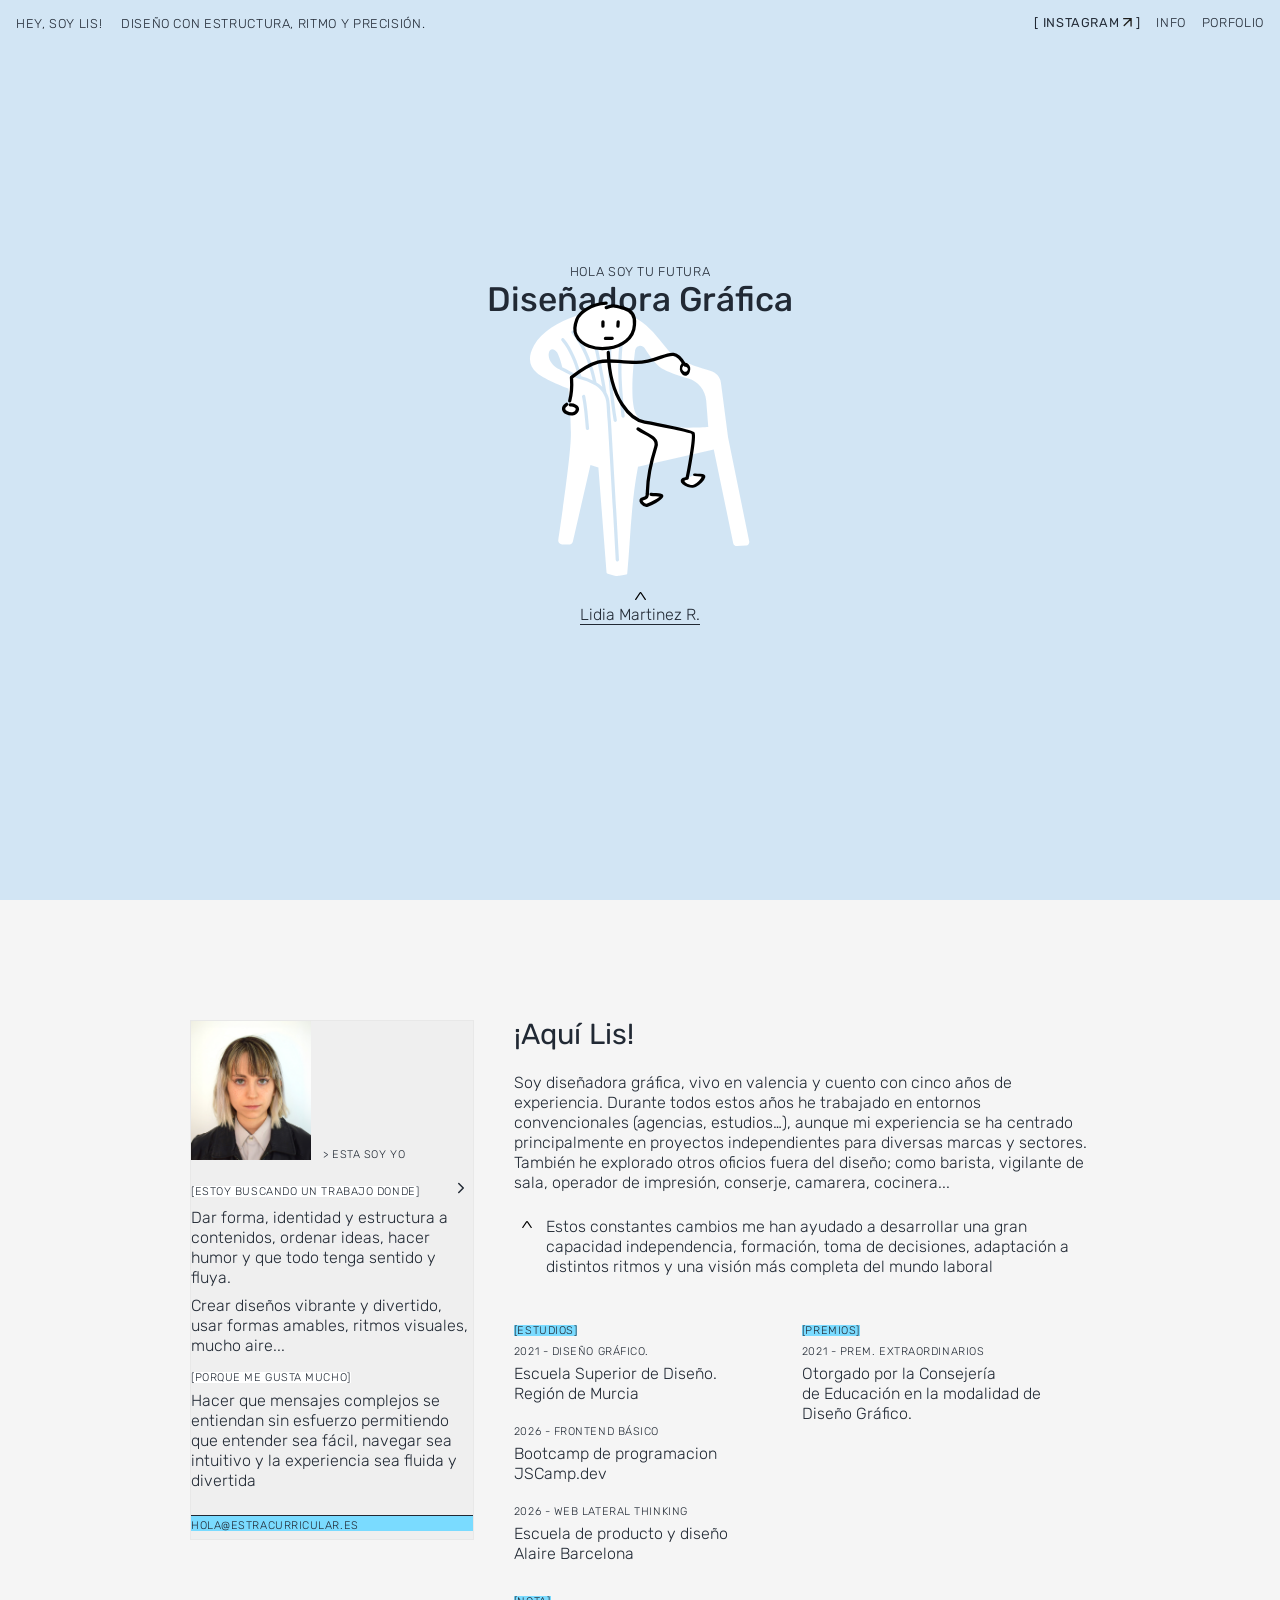
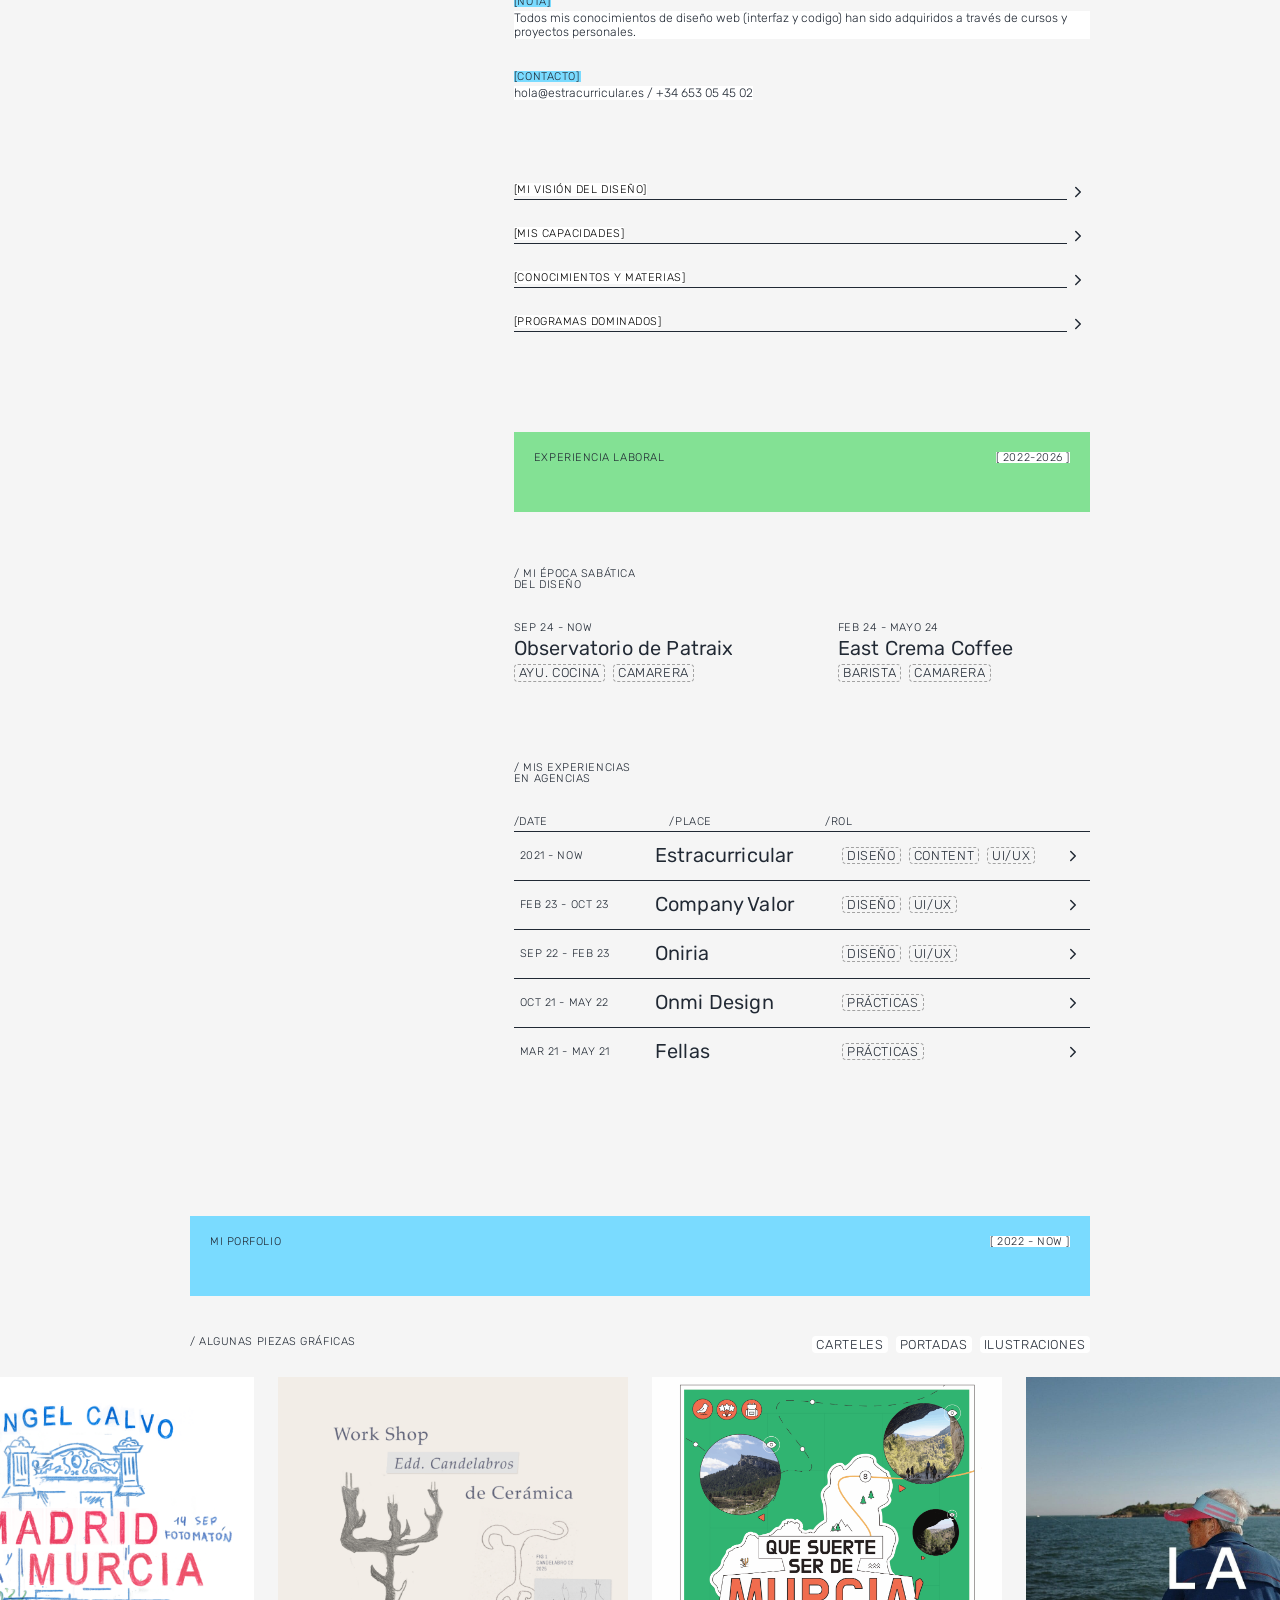
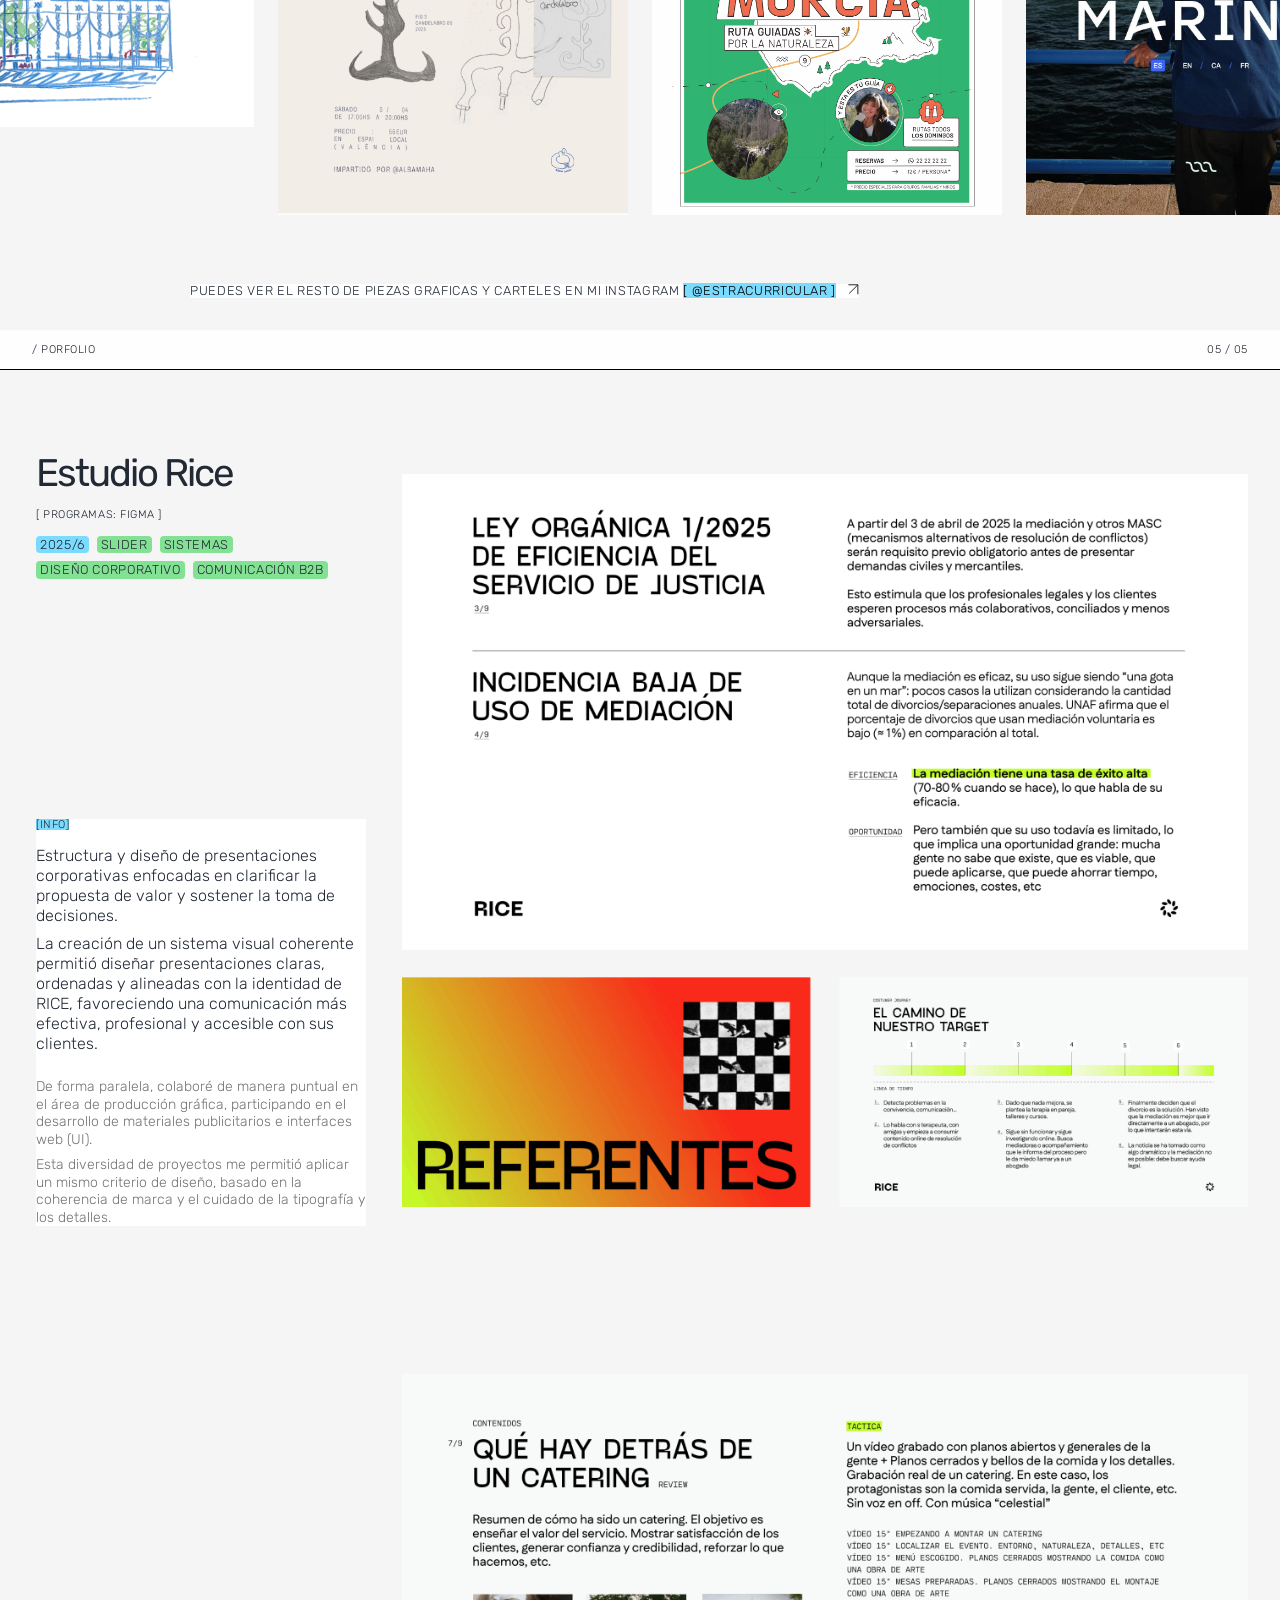
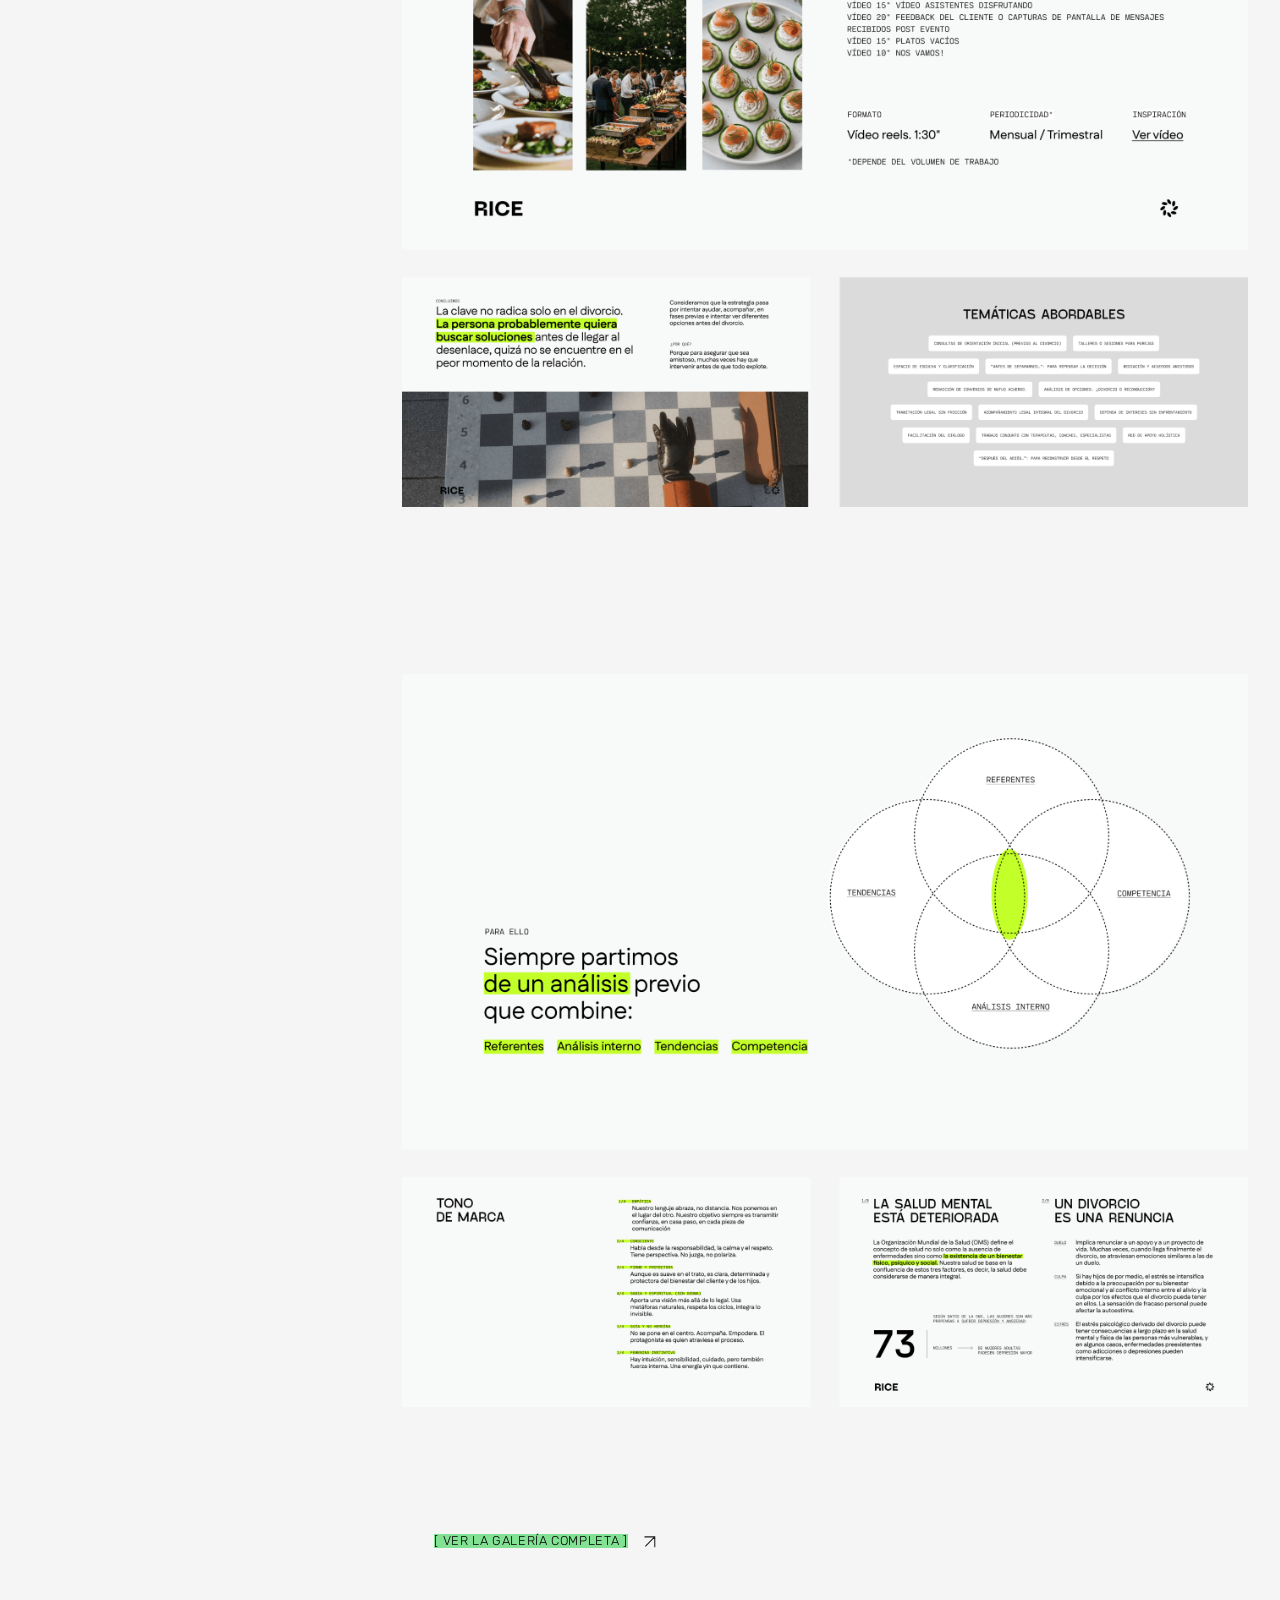
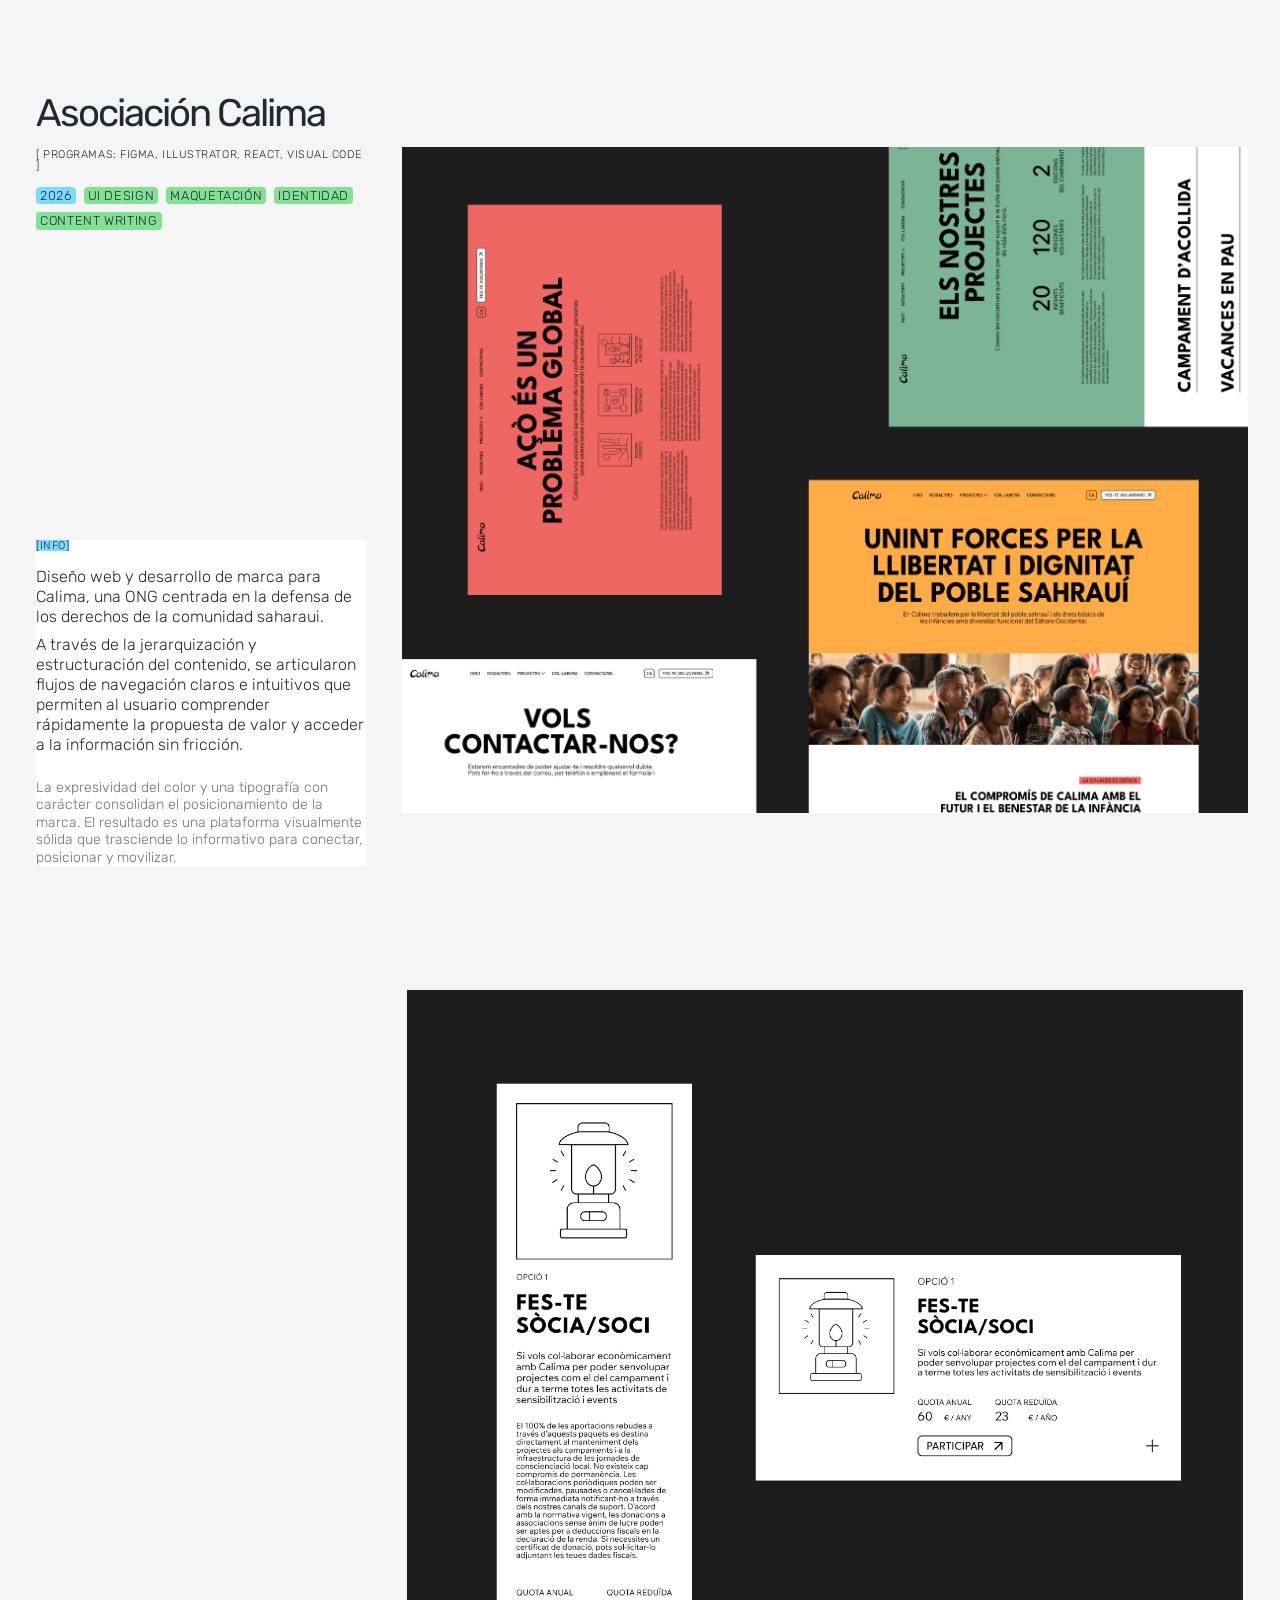
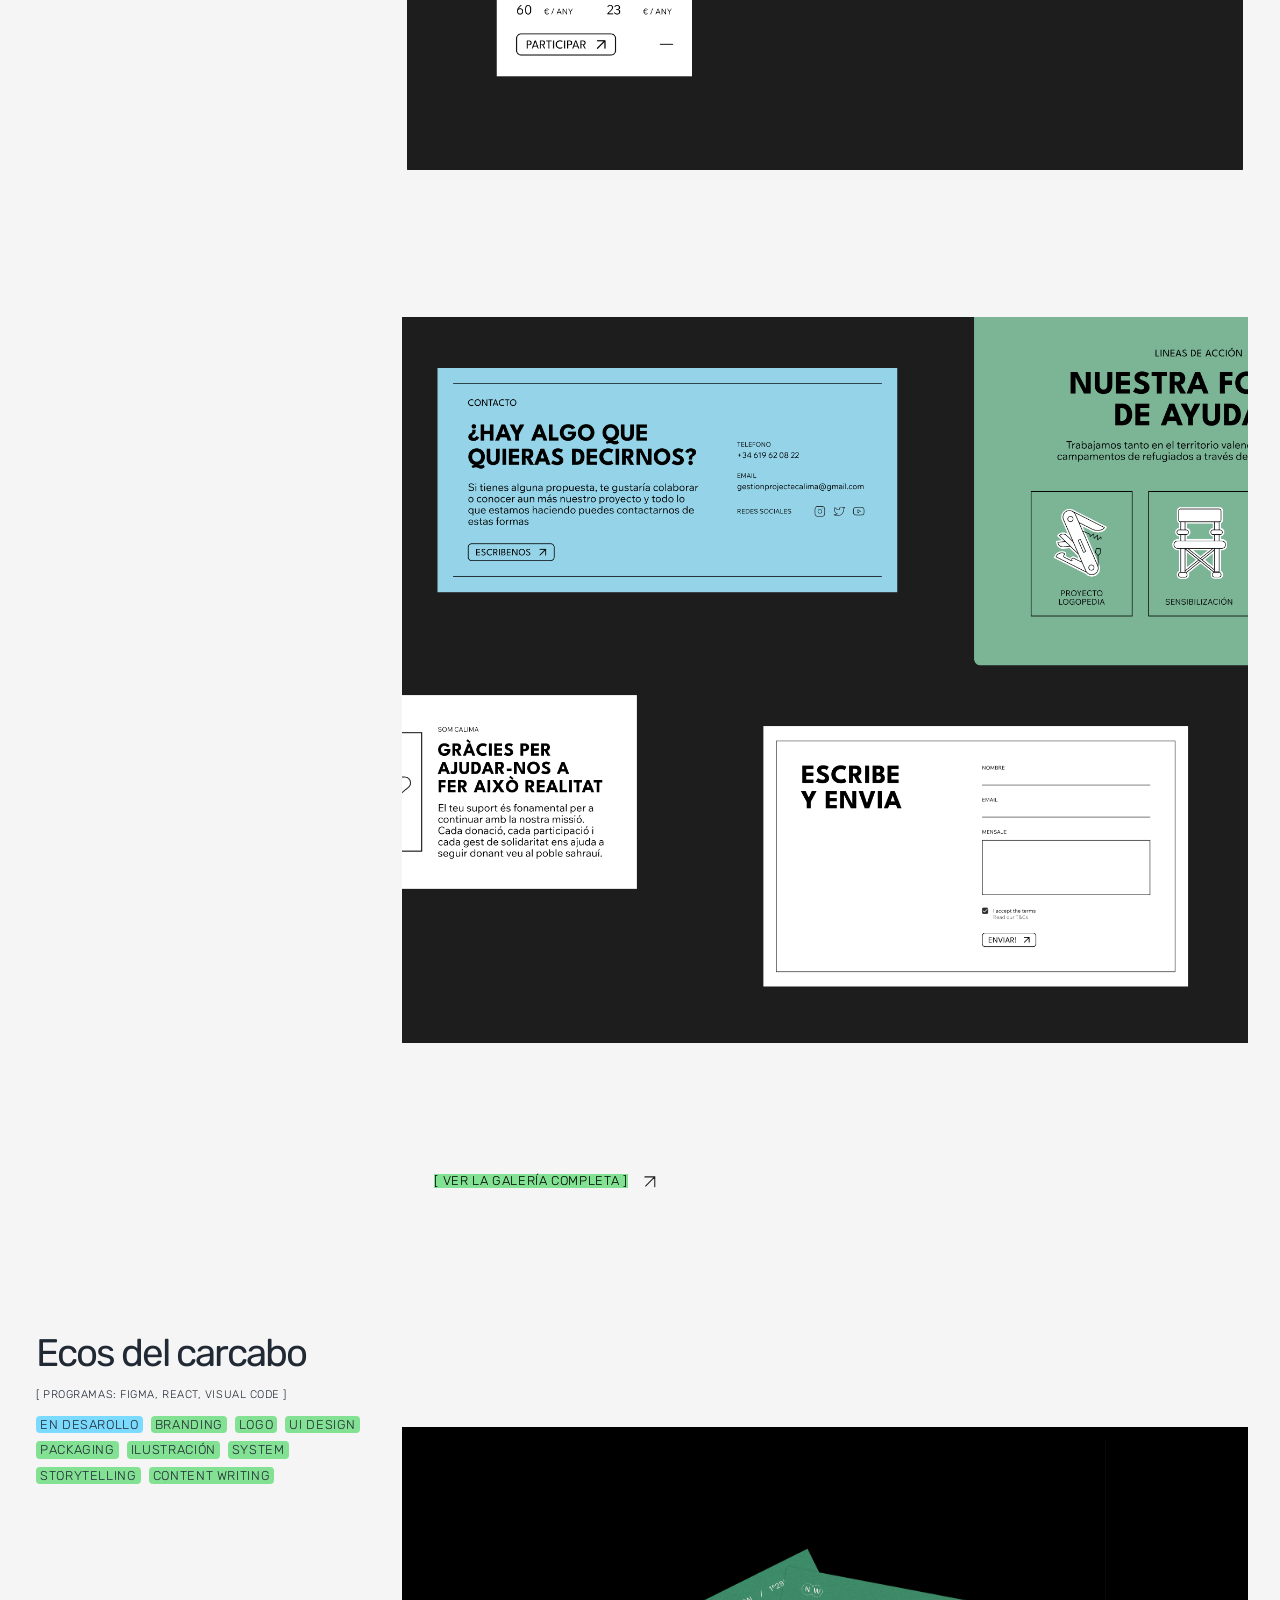
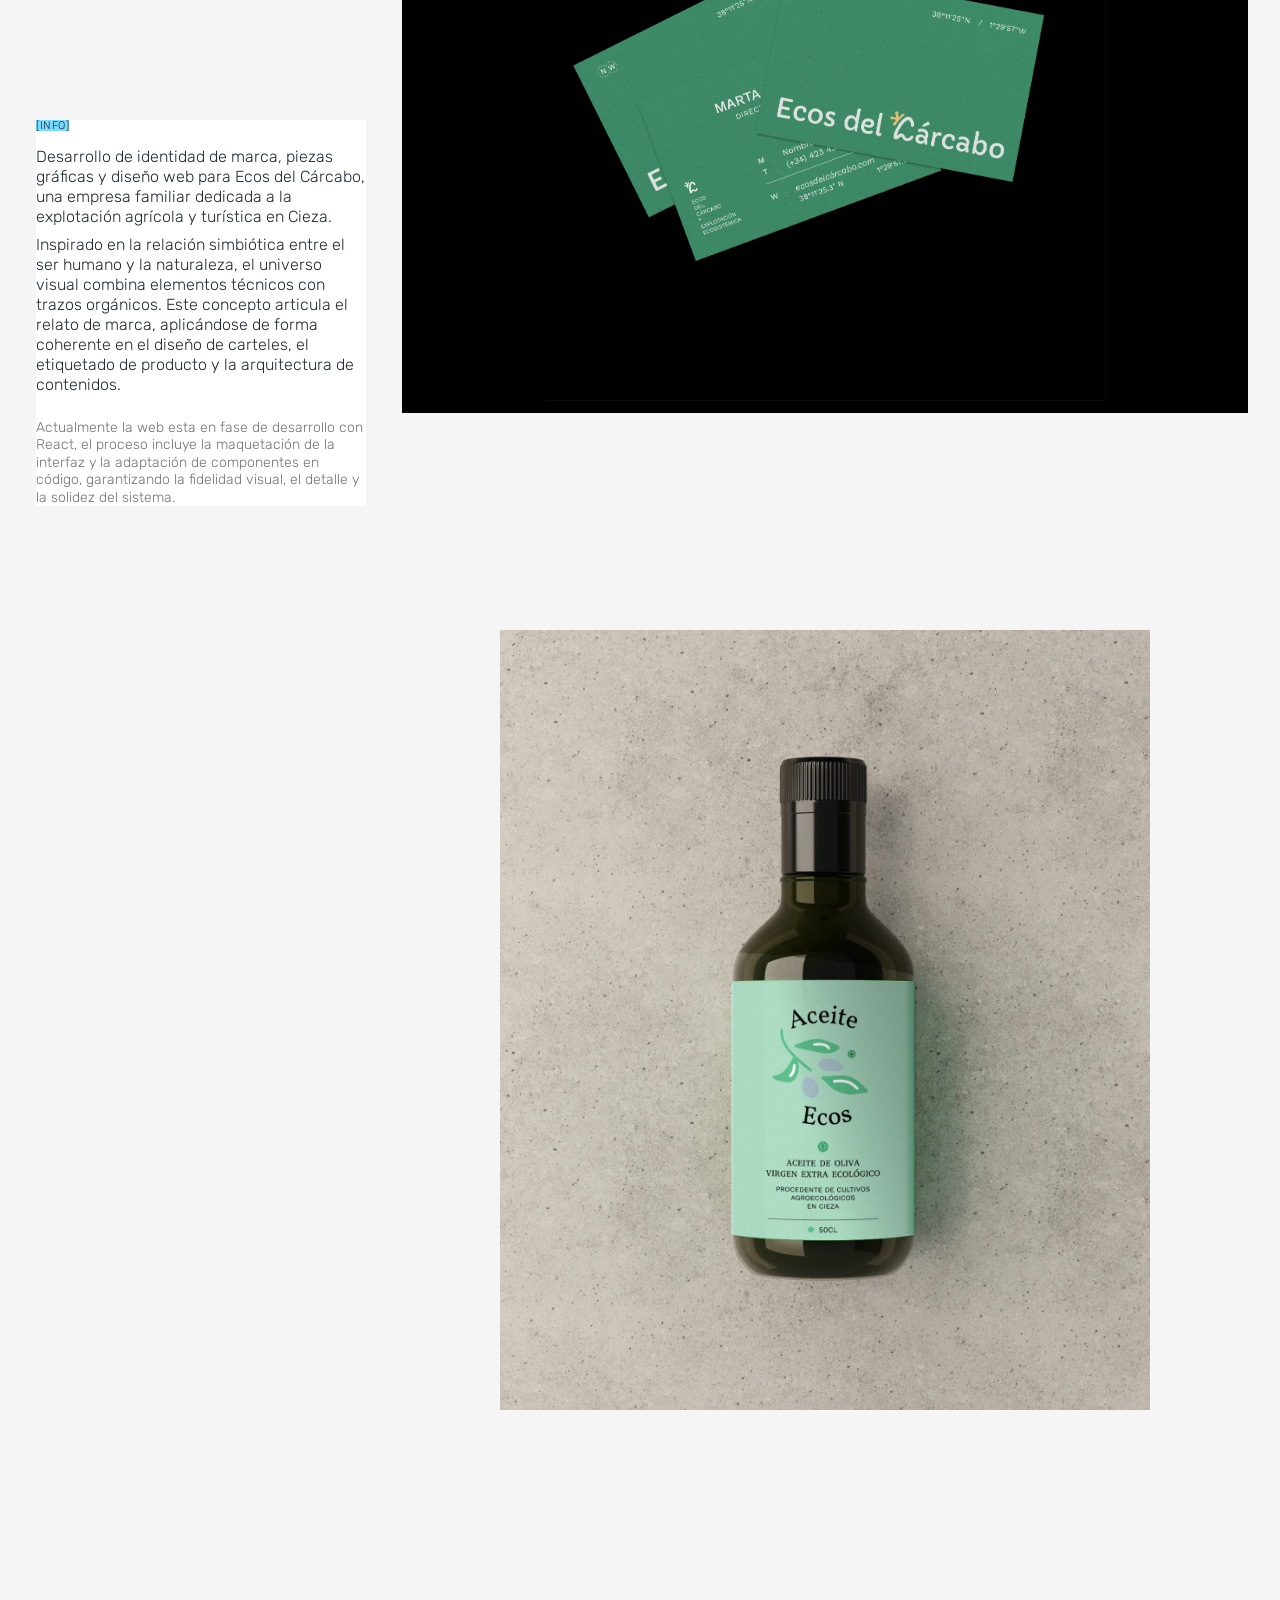
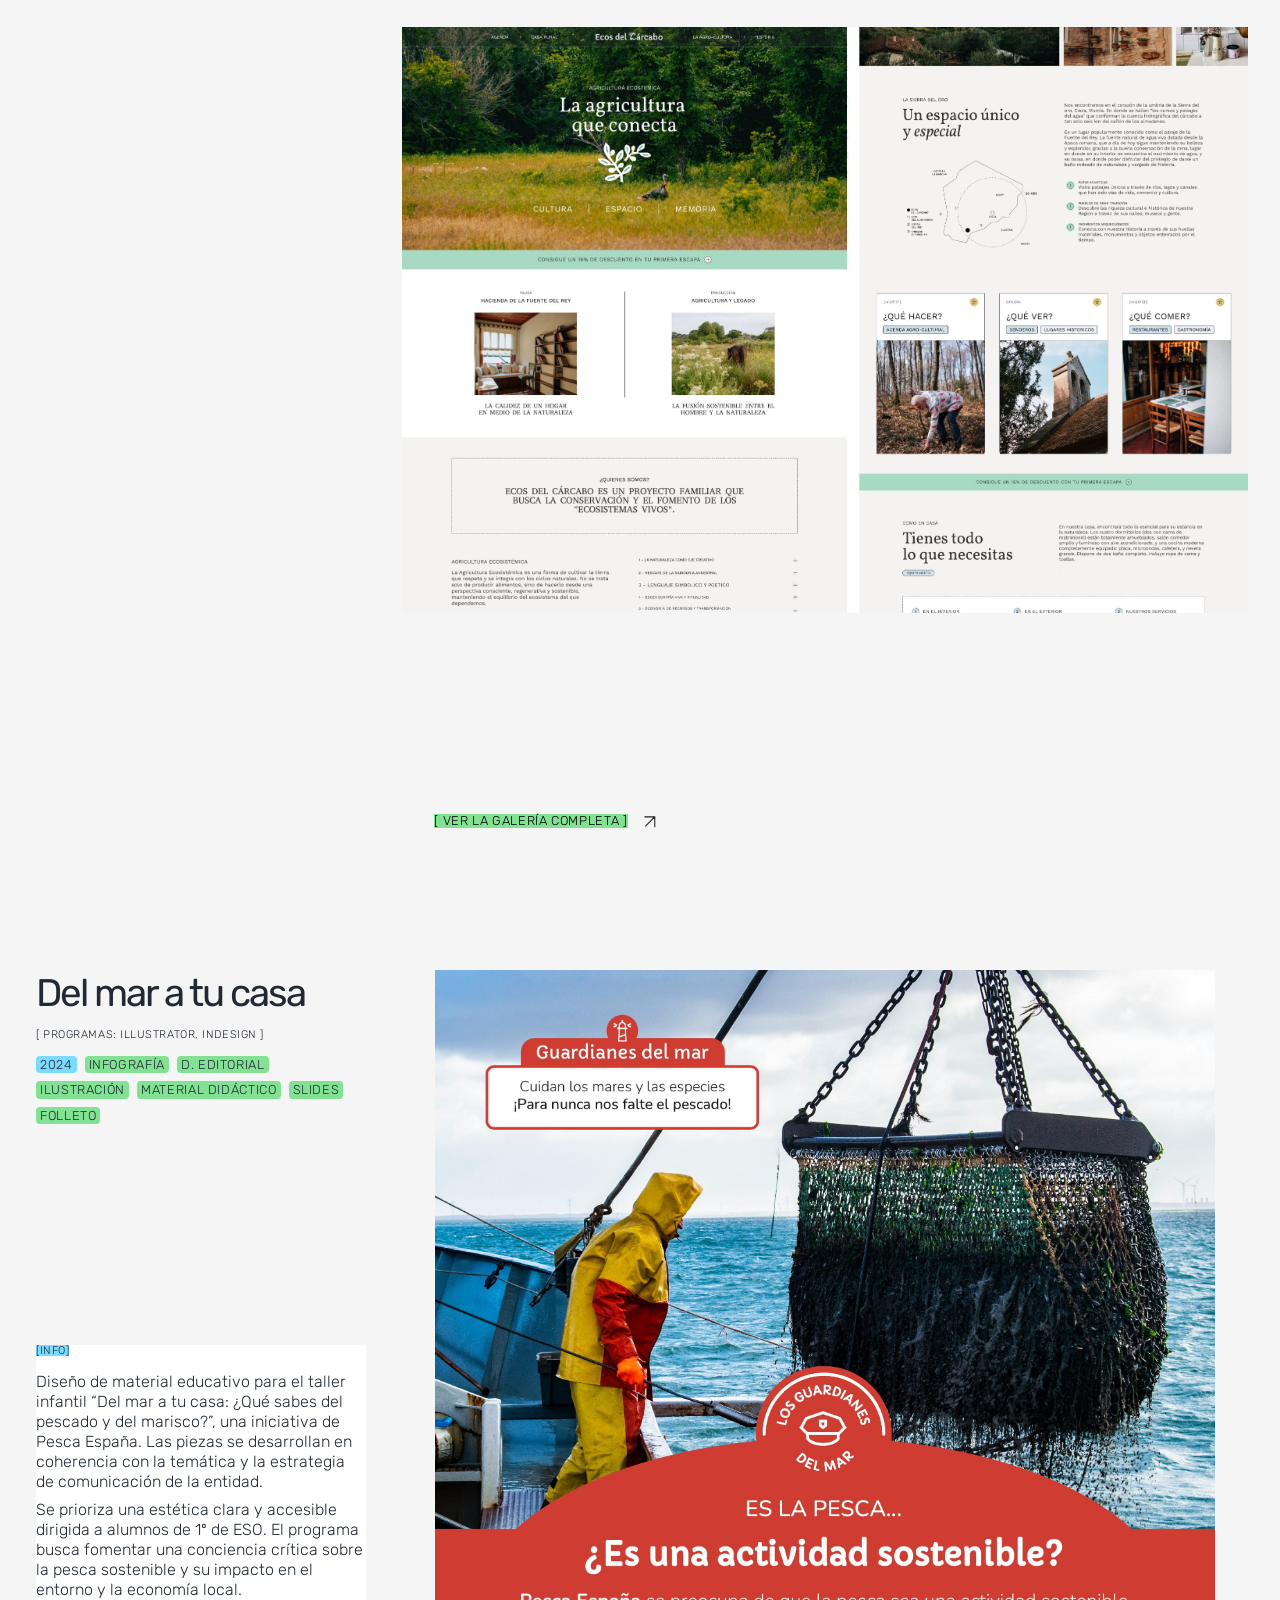
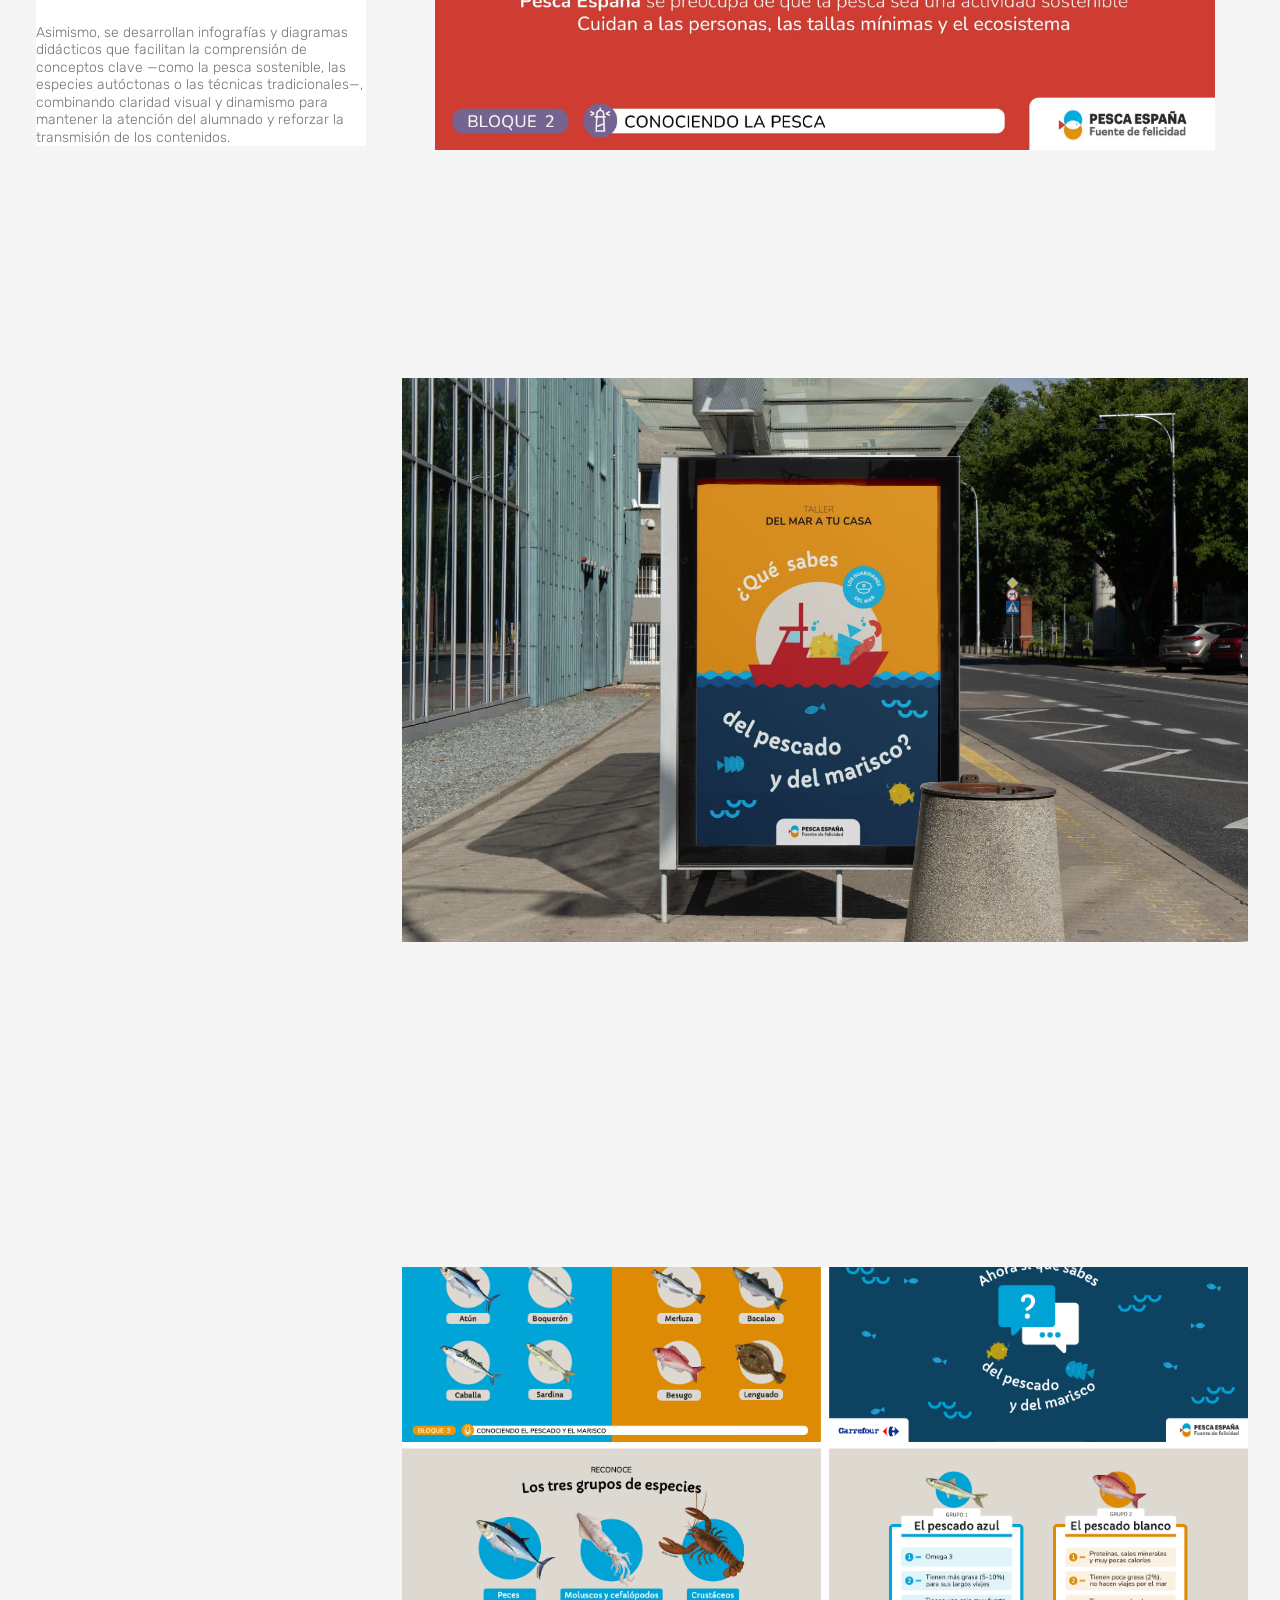
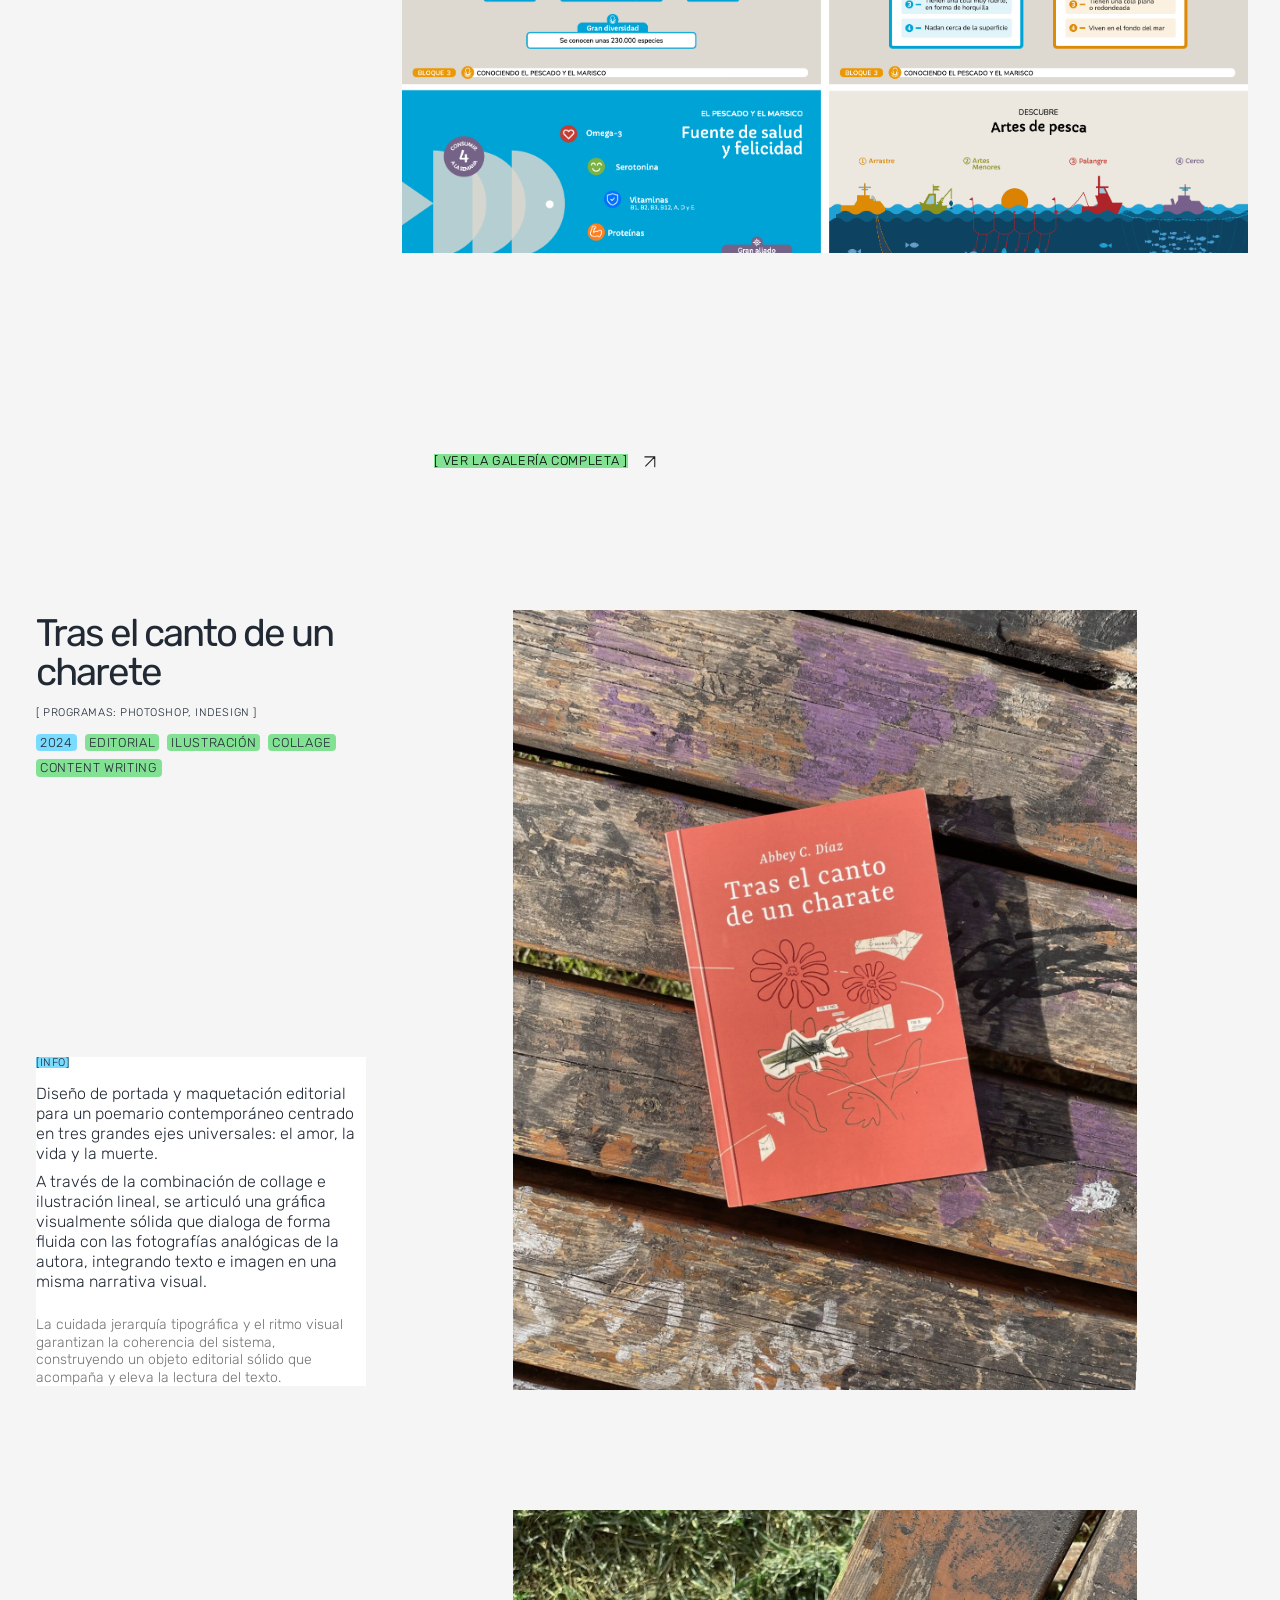
<file: index.html>
<!DOCTYPE html>
<html>
<head>

	<title>Lidia Martinez</title>
  	<meta charset="utf-8">
  	<meta name="viewport" content="initial-scale=1.0, width=device-width">
  	
  	

  	<link rel="stylesheet" href="./css/main.css" />

  	<link rel="preconnect" href="https://fonts.googleapis.com">
	<link rel="preconnect" href="https://fonts.gstatic.com" crossorigin>
	<link href="https://fonts.googleapis.com/css2?family=Rubik:ital,wght@0,300..900;1,300..900&display=swap" rel="stylesheet">
  	
  	
</head>



<body>
	
 <!-- --  --  WEB PICADA A MANO POR LIS! <3  --  -- -->

<header id="hero" class="hero">
    
    <div class="heroContent"> 
        <div class="links">
                <p class="text-xs u-hide" style="width: 200px">hey, soy Lis!</p>
                <p class="text-xs" style="width: 100%;">Diseño con estructura,<br> ritmo y precisión.</p></p>
            <nav class="flex-group row u-gap-16 rigth">
                <a href="https://www.instagram.com/estracurricular/" class="text-xs bold" style="white-space: nowrap;">
                    [ instagram
                    <svg width="9" height="9" viewBox="0 0 17 17" fill="none">
                    <path d="M2.25414 14.2072L15.1341 1.34655M1.25 1.25H15.25V15.25" stroke="#1E1E1C" stroke-width="2.5" stroke-miterlimit="10" stroke-linecap="round"/></svg>
                    ]</a>
                <a class="text-xs u-hide" href="#aboutInfo">Info</a>
                <a class="text-xs u-hide" href="#carteles">Porfolio</a>
            </nav>
        </div>
        <h1 class="text-xs">Hola soy tu futura</h1>
        <h1 class="u-pd-2" >Diseñadora <br> Gráfica</h1>
        <img class="image" src="./img/yo-pequeña.svg" alt="Lidia Martínez">
        <figure class="flex-group center u-gap-4"> 
            <div class="u-flecha"></div> 
            <p class="signature-text" >Lidia Martinez R.</p> 
        </figure>
        <div class="trail trail-container text-xs"></div>
    </div>

</header>

<script src="./js/hero.js"></script>


<main>

 <!-- --  -- 2.1 Info y foto --  -- -->

<section id="aboutInfo" class="main-container row u-mg-120 m-mg-0 u-gap-40 m-gap-80"> 

        <aside class="hover-trigger" data-target="#panel-yo">
           
                <div class="contImg flex-group row u-gap-8">
                    <img src="./img/yo-seria.jpg" alt="Lidia Martínez">
                    <span class="label-text u-hide">> Esta soy yo</span>
                </div>
                <div class="flex-group u-gap-4">

                        <div class="accordion flex-group u-gap-8 " data-mobile-closed>
                        <button
                            type="button"
                            class="btn-accordion"
                            data-accordion="buscoPanel"
                            aria-expanded="true"
                            aria-controls="buscoPanel">
                            <h5 class="label-text u-mark u-mg-8 m-gap-0" >[Estoy buscando un trabajo donde]</h5>
                            <span class="accordion__icon" aria-hidden="false"><svg viewBox="0 0 24 24"><path d="M9 18l6-6-6-6"/></svg></span>
                        </button>

                        <div id="buscoPanel" class="accordion__panel u-gap-8 u-mg-8 m-mg-16">
                            <p>Dar forma, identidad y estructura a contenidos, ordenar ideas, hacer humor y que todo tenga sentido y fluya.</p>
                            <p>Crear diseños vibrante y divertido, usar formas amables, ritmos visuales, mucho aire...</p>

                            <h5 class="label-text u-mark u-mg-8 m-gap-0" style="width:fit-content;">[Porque me gusta mucho]</h5>
                            <p>Hacer que mensajes complejos se entiendan sin esfuerzo permitiendo que entender sea fácil, navegar sea intuitivo y la experiencia sea fluida y divertida</p>
                            <address class="label-text u-markAzul u-lineTop u-mg-16 m-mg-8">hola@estracurricular.es</address>
                        </div>
                        </div>

                </div>
        </aside>


        <!-- información básica -->
        <article id="aboutBasic" class="flex-group u-gap-80 basis66">
            <div class="flex-group u-gap-24">
                <!-- Texto -->
                <h2 class="t3">¡Aquí Lis!</h2>
                <p>Soy diseñadora gráfica, vivo en valencia y cuento con cinco años de experiencia. Durante todos estos años he trabajado en entornos convencionales (agencias, estudios…), aunque mi experiencia se ha centrado principalmente en proyectos independientes para diversas marcas y sectores. También he explorado otros oficios fuera del diseño; como barista, vigilante de sala, operador de impresión, conserje, camarera, cocinera...</p>
                <ul class="u-listFlecha"> <li>Estos constantes cambios me han ayudado a desarrollar una gran capacidad independencia, formación, toma de decisiones, adaptación a distintos ritmos y una visión más completa del mundo laboral</li></ul>
        
                <span class="flex-group rowDesk u-mg-24 m-gap-24">
                    <div class="flex-group u-gap-16">
                        <div class="flex-group u-gap-4"> 
                            <h5 class="label-text u-markAzul u-lineMoblie">[Estudios]</h5>
                            <h6 class="u-mg-4">2021 - Diseño Gráfico.</h6>
                            <p>Escuela Superior de Diseño.<br>Región de Murcia</p>
                        </div>
                        <div class="flex-group u-gap-4"> 
                            <h6 class="u-mg-4">2026 - Frontend Básico</h6>
                            <p>Bootcamp de programacion<br>JSCamp.dev</p>
                        </div>
                         <div class="flex-group u-gap-4"> 
                            <h6 class="u-mg-4">2026 - Web Lateral Thinking </h6>
                            <p>Escuela de producto y diseño<br>Alaire Barcelona</p>
                        </div>
                
                    </div>
                    <div class="flex-group u-gap-4">
                        <h5 class="label-text u-markAzul u-lineMoblie">[Premios]</h5>
                        <h6 class="u-mg-4">2021 - Prem. extraordinarios</h6>
                        <p>Otorgado por la Consejería<br>de Educación en la modalidad de Diseño Gráfico.</p>
                    </div>
                </span>

                <div class="note u-mg-8">
                    <h5 class="label-text u-markAzul u-lineMoblie" style="width:37px">[NOTA]</h5>
                    <p class="u-mark"> Todos mis conocimientos de diseño web (interfaz y codigo) han sido adquiridos a través de cursos y proyectos personales.</p>
                </div>

                <div class="note u-mg-8">
                    <h5 class="label-text u-markAzul u-lineMoblie" style="width:67px">[CONTACTO]</h5>
                    <p class="u-mark">hola@estracurricular.es / +34 653 05 45 02</p>
                </div>

            </div>
        
    <!-- el acordeon -->
    <article id="aboutDetails" class="flex-group u-gap-4">

        <div class="accordion flex-group u-gap-16">
           <!-- MI VISION -->
            <button 
                type="button"
                class="btn-accordion"
                data-accordion="visionPanel"
                aria-expanded="false"
                aria-controls="visionPanel">
                <h2 class="label-text u-lineBottom u-textLeft"><mark class="u-mark">[Mi Visión del diseño]</mark></h2>
                <span class="accordion__icon" aria-hidden="true"><svg viewBox="0 0 24 24"><path d="M9 18l6-6-6-6"/></svg></span>
            </button>
            <div id="visionPanel" class="accordion__panel hide u-gap-16">
                <q class="t3">Entiendo el diseño como<br>una herramienta para contar ideas.</q>
                <p class="">Un gran diseño es una buena idea bien contada, por eso considero que mi labor como diseñadora consiste en encontrar soluciones gráficas a problemas comunicativos, poniendo el foco en:</p>

                <ul class="listTag">
                    <li class="tag verde">CONCEPTOS</li>
                    <li class="tag verde">DETALLES</li>
                    <li class="tag verde">ESTRATEGIA</li>
                    <li class="tag verde">SIMPLICIDAD</li>
                </ul>

                <p>Trabajo desde la escucha activa, sintetizando la información y conceptualizando y transformándola en mensajes e imágenes potentes que simplifican, cuentan y conectan con la gente.</p>
                <p>Mi parte favorita de ser diseñadora es imaginar cómo darle forma y estructura a esos mensajes, explorando diferentes enfoques hasta encontrar experiencias de lectura claras, atractivas y únicas que sorprenden y atrapan.</p>
            </div>
        </div>

        <!-- MI CAPACIDADES -->
        <div class="accordion flex-group u-gap-16">
            <button
                type="button"
                class="btn-accordion"
                data-accordion="SkillsPanel"
                aria-expanded="false"
                aria-controls="SkillsPanel">
                <h2 class="label-text u-lineBottom u-textLeft">
                    <mark class="u-mark">[Mis capacidades]</mark>
                </h2>
                <span class="accordion__icon" aria-hidden="true"><svg viewBox="0 0 24 24"><path d="M9 18l6-6-6-6"/></svg></span>
            </button>
            <div id="SkillsPanel" class="accordion__panel hide">
                <p>Me considero una persona activa, resolutiva, versátil y crítica, con facilidad para escuchar, entender y dialogar en busca de buenas soluciones.</p>
                <p>Atenta a los detalles, con una marcada sensibilidad estética, con visión global y capacidad para priorizar. Valoro los procesos bien pensados y la coherencia entre concepto, contenido y forma.</p>
                <p>Tengo capacidad para analizar necesidades, tomar decisiones con criterio y gestionar varios proyectos de forma simultánea, combinando creatividad y organización para mantener la calidad en cada entrega.</p>
            </div>
        </div>


         <!-- MATERIAS -->
        <div class="accordion flex-group u-gap-16">
            <button 
                type="button"
                class="btn-accordion"
                data-accordion="materialPanel"
                aria-expanded="false"
                aria-controls="materialPanel">
                <h2 class="label-text u-lineBottom u-textLeft"><mark class="u-mark">[Conocimientos y Materias]</mark></h2>
                <span class="accordion__icon" aria-hidden="true"><svg viewBox="0 0 24 24"><path d="M9 18l6-6-6-6"/></svg></span>
            </button>
            <div id="materialPanel" class="accordion__panel hide u-gap-16">
                
                <q class="t3">Areas de interés y especialización</q>
            
                <ul class="flex-group u-mg-8 row u-gap-8 row-gap">
                        <li class="tag white u-bulletVerde">Domino y me gusta</li>
                        <li class="tag white u-bulletAzulOscuro">Aprendiendo</li>
                        <li class="tag white u-bulletAmarillo">Domino</li>
                        <li class="tag white u-bulletRojo">Porfa no</li>
                </ul>
                <ul class="flex-group row-gap u-gap-8">
                        <li class="tag verde">Editorial</li>
                        <li class="tag verde">Branding</li>
                        <li class="tag verde">Packaging</li>
                        <li class="tag verde">Dis. Instruccional</li>
                        <li class="tag verde">ux/ui</li>
                        <li class="tag verde">HTML Y CSS</li>
                        <li class="tag verde">Tailwind</li>
                        <li class="tag verde">Motion Graphic</li>
                        <li class="tag azul">React</li>
                        <li class="tag amarillo">Marketing</li>
                        <li class="tag amarillo">Gestión de Contenidos</li>
                        <li class="tag rojo">3D</li>
                        <li class="tag rojo">copy</li>
                </ul>

                
                
            </div>
        </div>

          <!-- PROGRAMAS -->
        <div class="accordion flex-group u-gap-16">
            <button 
                type="button"
                class="btn-accordion"
                data-accordion="programPanel"
                aria-expanded="false"
                aria-controls="programPanel">
                <h2 class="label-text u-lineBottom u-textLeft"><mark class="u-mark">[Programas dominados]</mark></h2>
                <span class="accordion__icon" aria-hidden="true"><svg viewBox="0 0 24 24"><path d="M9 18l6-6-6-6"/></svg></span>
            </button>
            <div id="programPanel" class="accordion__panel hide u-gap-16">
                
                <q class="t3">Entorno de Trabajo</q>
                <ul class="flex-group u-mg-8 row u-gap-8">
                        <li class="tag white u-bulletVerde">Domino</li>
                        <li class="tag white u-bulletAmarillo">Entiendo</li>
                        <li class="tag white u-bulletRojo">Conozco</li>
                </ul>
                <div class="flex-group row space ">
                <div class="listProgram flex-group">
                    <h6 class="icon text-xs">Diseño</h6>
                    <ul class="list u-mg-8">
                        <li class="u-bulletVerde">Affinity</li>
                        <li class="u-bulletVerde">Illustrator</li>
                        <li class="u-bulletVerde">InDesign</li>
                        <li class="u-bulletAmarillo">Canva</li>
                        <li class="u-bulletAmarillo">CorelDRAW</li>
                        <li class="u-bulletAmarillo">Paint</li>
                    </ul>
                </div>

                <div class="listProgram flex-group">
                    <h6 class="icon text-xs">Diseño Web</h6>
                    <ul class="list u-mg-8">
                        <li class="u-bulletVerde">Figma</li>
                        <li class="u-bulletVerde">Visual Studio Code</li>
                        <li class="u-bulletAmarillo">Wordpress</li>
                        <li class="u-bulletAmarillo">Elementor</li>
                        <li class="u-bulletRojo">Shopify</li>
                    </ul>
                </div>

                <div class="listProgram flex-group">
                    <h6 class="icon text-xs">Otros</h6>
                    <ul class="list u-mg-8">
                        <li class="u-bulletVerde">ChatGPT</li>
                        <li class="u-bulletVerde">MailerLite</li>
                        <li class="u-bulletAmarillo">After Efects</li>
                        <li class="u-bulletAmarillo">Photoshop</li>
                        <li class="u-bulletRojo">Premier</li>
                    </ul>
                </div>
                </div>
            </div>
        </div>
        </div>

        </article>

        

        <!-- 3.1   MI EXPERIENCIA LABORAL -->
         <article id="ExperienciaLaboral" class="flex-group u-gap-32 m-gap-16">
            
            <div class="banner main-container row space">
                <h2 class="label-text">Experiencia laboral </h2>
                <h6 class="label-text u-mark">[ 2022-2026 ]</h6>
            </div>

            <!-- SABÁTICA -->
            <h3 class="flex-group label-text u-mg-24">/ Mi época sabática<br>del diseño</h3>
            
            <div class="flex-group enlace m-mg-16">
                <div class="flex-group rowDesk u-gap-72 m-gap-32">
                    
                    <article id="experience__obs" class="flex-group u-gap-4">
                        <time class="label-text">Sep 24 - 
                        <span>now</span></time>
                        <button class="hover-trigger" data-target="#panel-obs">
                            <h5 class="bold">Observatorio de Patraix</h5>
                        </button>
                        <div class="flex-group u-gap-8 row">
                            <small class="tag rayas">Ayu. cocina</small>
                            <small class="tag rayas u-hide">Camarera</small>
                        </div>
                    </article>

                    <article id="experience__east" class="flex-group u-gap-4">
                        <time class="label-text">Feb 24 - Mayo 24</time>
                        <button class="hover-trigger" data-target="#panel-east">
                            <h5 class="bold">East Crema Coffee</h5>
                        </button>
                        <div class="flex-group u-gap-8 row">
                            <small class="tag rayas">Barista</small>
                            <small class="tag rayas u-hide">Camarera</small>
                        </div>
                    </article>

                </div>

                <div class="flex-group">
                    <div id="panel-obs" class="hover-panel u-mg-24">
                        <p class="experience__text"><mark style="background-color: var(--verde);">Me sumé a un proyecto gastronómico con una propuesta clara y muy inspiradora. Lo que empezó como apoyo puntual se transformó en un rol central,</mark> trabajando tanto en sala como en cocina y entendiendo el valor del oficio y del trabajo en equipo.</p>
                    </div>

                    <div id="panel-east" class="hover-panel u-mg-24">
                        <p class="experience__text"><mark style="background-color: var(--verde);">La curiosidad por el café fue el punto de partida para una pausa consciente en el diseño.</mark> Durante ese tiempo desarrolle este oficio de manera profesional donde profundizo mi interés por los procesos, la precisión y el valor del detalle en lo cotidiano.</p>
                    </div>

                </div>
            </div>

            <!-- TRABAJO COMO DISEÑADOR -->
            <h3 class="flex-group label-text u-mg-48">/ Mis experiencias<br>en agencias</h3>

            <article class="accordion flex-group m-mg-16">

                <div class="header label-text">
                    <span class="time">/DATE</span> 
                    <span class="place">/PLACE</span> 
                    <span>/ROL</span>
                </div>

                <!-- 1.ESTRACURRICULAR -->
                <button
                type="button"
                class="btn-accordion highlight1"
                data-accordion="job1Panel"
                aria-expanded="false"
                aria-controls="job1Panel">
                    <time class="time label-text">2021 <br class="u-hideDesk">- NOW</time>
                    <div class="meta">
                        <h4 class="title">Estracurricular</h4>
                        <div class="roles">
                            <h6 class="tag rayas">DISEÑO</h6>
                            <h6 class="tag rayas u-hide">CONTENT</h6>
                            <h6 class="tag rayas u-hide">UI/UX</h6>
                        </div>
                    </div>
                    <span class="accordion__icon" aria-hidden="true"><svg viewBox="0 0 24 24"><path d="M9 18l6-6-6-6"/></svg></span>
                </button>

                <div id="job1Panel" class="hide accordion__panel">
                    <div class="flex-group">
                        <p> Estracurricular es mi apuesta por un diseño personal vibrante y divertido. A través de un lenguaje visual propio (definido por formas pulcras, sencillas y llenas de carácter) 
                            he colaborado con diversas marcas y personas ofreciendo soluciones gráficas efectivas a desafíos comunicativos, siempre con foco en los conceptos, los detalles, la estrategia y la simplicidad.</p>
                    </div>
                </div>

                <!-- 2.COMPANY VALOR -->
                <button
                type="button"
                class="btn-accordion highlight2"
                data-accordion="job2Panel"
                aria-expanded="false"
                aria-controls="job2Panel">                    
                    <time class="time label-text">FEB 23 <br class="u-hideDesk">- OCT 23</time>
                    <div class="meta">
                        <h4 class="title">Company Valor</h4>
                        <div class="roles">
                            <h6 class="tag rayas ">DISEÑO</h6>
                            <h6 class="tag rayas u-hide">UI/UX</h6>
                        </div>
                    </div>
                <span class="accordion__icon" aria-hidden="true"><svg viewBox="0 0 24 24"><path d="M9 18l6-6-6-6"/></svg></span>
                </button>

                <div id="job2Panel" class="hide accordion__panel">
                    <div class="flex-group">
                        
                        <ul class="list--default">
                            <li>Realizar actualizaciones periódicas de web utilizando WordPress, así como diseño y aplicación mediante Elementor.</li>
                            <li>Creación de diferentes marcas, desde el análisis y la estrategia hasta la arquitectura de marca e implantación.</li>
                            <li>Creación y edición de contenido para canales online (RR.SS, web, campañas, NewsLetters, etc).</li>
                            <li>Maquetación y preparación de diseños publicitarios, material editorial y artes finales. Principal responsable de la revista farmacéutica ILPAHAR.</li>
                            <li>Motion Graphic, mi principal proyecto fue la presentación de la nueva identidad de la SVFH</li>
                        </ul>
                    </div>
                </div>

                <!-- 3. ONIRIA -->
                <button
                type="button"
                class="btn-accordion highlight3"
                data-accordion="job3Panel"
                aria-expanded="false"
                aria-controls="job3Panel">                    
                    <time class="time label-text">SEP 22 <br class="u-hideDesk">- FEB 23</time>
                    <div class="meta">
                        <h4 class="title">Oniria</h4>
                        <div class="roles">
                            <h6 class="tag rayas">DISEÑO</h6>
                            <h6 class="tag rayas u-hide">UI/UX</h6>
                        </div>
                    </div>
                <span class="accordion__icon" aria-hidden="true"><svg viewBox="0 0 24 24"><path d="M9 18l6-6-6-6"/></svg></span>
                </button>

                <div id="job3Panel" class="hide accordion__panel">
                    <div class="flex-group">
                        
                        <ul class="list--default">
                            <li>Gestión de redes en diferentes plataformas (IG, TikTok,FB..)</li>
                            <li>Elaboración y creación de campañas de marketing y Paid Media a través de Meta, Mailchimp y otras plataformas.</li>
                            <li>Edición de video y motion.</li>
                            <li>Redacción de contenidos y elaboración de propuestas adhoc para diversas marcas.</li>
                            <li>Creación de diferentes marcas, desde el análisis y la estrategia hasta la arquitectura de marca e implantación.</li>
                        </ul>
                    </div>
                </div>

                <!-- 4. Onmi Design -->
                <button
                type="button"
                class="btn-accordion highlight4"
                data-accordion="job4Panel"
                aria-expanded="false"
                aria-controls="job4Panel">                    
                    <time class="time label-text">OCT 21 <br class="u-hideDesk">- MAY 22</time>
                    <div class="meta">
                        <h4 class="title">Onmi Design</h4>
                        <div class="roles">
                            <h6 class="tag rayas">PRÁCTICAS</h6>
                        </div>
                    </div>
                <span class="accordion__icon" aria-hidden="true"><svg viewBox="0 0 24 24"><path d="M9 18l6-6-6-6"/></svg></span>
                </button>

                <div id="job4Panel" class="hide accordion__panel">
                    <div class="flex-group">
                        
                        <ul class="list--default">
                            <li> Apoyo continuo al equipo en el desarrollo piezas gráficas que refuerzan la comunicación de los proyectos. </li>
                            <li> Colaboración en el desarrollo de presentaciones visuales y la arquitectura de su propia marca</li>
                        </ul>
                    </div>
                </div>

                <!-- 5. Fellas Design -->
                <button
                type="button"
                class="btn-accordion highlight5"
                data-accordion="job5Panel"
                aria-expanded="false"
                aria-controls="job5Panel">                    
                    <time class="time label-text">MAR 21 <br class="u-hideDesk">- MAY 21</time>
                    <div class="meta">
                        <h4 class="title">Fellas</h4>
                        <div class="roles">
                            <h6 class="tag rayas">PRÁCTICAS</h6>
                        </div>
                    </div>
                <span class="accordion__icon" aria-hidden="true"><svg viewBox="0 0 24 24"><path d="M9 18l6-6-6-6"/></svg></span>
                </button>

                <div id="job5Panel" class="hide accordion__panel">
                    <div class="flex-group">
                    
                        <ul class="list--default">
                            <li> Apoyo continuo al equipo en el desarrollo piezas gráficas que refuerzan la comunicación de los proyectos.</li>
                            <li>Colaboración en el desarrollo de presentaciones visuales y la arquitectura de su propia marca</li>
                        </ul>
                    </div>
                </div>

            </article>
        <script src="./js/accordion.js"></script>
        <script src="./js/hover.js"></script>
        </article>
    </article>
</section>

 <!--  -- 4.0   MIS PROYECTOS Y CARTELES --  -->

<section id="carteles" class="portfolio flex-group center">

<div class="banner main-container row space u-mg-40">
    <h2 class="label-text">Mi Porfolio</h2>
    <h6 class="label-text u-mark">[ 2022 - now ]</h6>
</div>

<div class="flex-group center u-mg-40 u-gap-24">

	<div class="main-container rowDesk marginMoblie">
        <h2 class="flex-group label-text">/ Algunas Piezas gráficas</h2>
		<div class="flex-group row rigth u-gap-8 u-hide ">
			<button class="tag white" id="cartel">Carteles</button>
			<button class="tag white" id="portada">Portadas</button>
			<button class="tag white" id="ilustracion">Ilustraciones</button>
		</div>
	</div> 

    <div class="gallery margin40" id="viewport">
	<div class="flex-group row u-gap-24" >
		<img src="./img/graficas/6a.png">
        <img src="./img/graficas/3a2.png" alt="Proyecto gráfico">
        <img src="./img/graficas/4a.png">
        <img src="./img/graficas/5a.png">
        <img src="./img/graficas/3a.jpg" alt="Proyecto gráfico">
		<img id="una-portada" src="./img/graficas/2a.png">


		<img id="un-cartel"src="./img/graficas/1a.png">
		<img src="./img/graficas/1b.png">
	    <img id="un-ilustracion" src="./img/graficas/2b.jpg">
        <img id="un-ilustracion" src="./img/graficas/3b.jpg">
        <img src="./img/graficas/4b.png">
		<img src="./img/graficas/5b.png">
        <img src="./img/graficas/5b2.jpg">
		<img src="./img/graficas/6b.png">
	</div>
    </div>
</div>

<div class="linkIG main-container marginMoblie ">
    <a href="https://www.instagram.com/estracurricular/" class="text-xs" target="_blank" rel="noopener noreferrer">Puedes ver el resto de piezas graficas y carteles en mi instagram <mark class="u-markAzul">[ @estracurricular ]</mark>  
     <svg width="11" height="11" viewBox="0 0 17 17" fill="none">
        <path d="M2.25414 14.2072L15.1341 1.34655M1.25 1.25H15.25V15.25" stroke="#1E1E1C" stroke-width="1.5" stroke-miterlimit="10" stroke-linecap="round"/>
      </svg>
    </a>
</div>

<script src="./js/slider.js"></script>

</section>
<section id="portfolio">

 
    <div class="navbar">
    <div class="label-text">/ PORFOLIO</div>
    <div id="project-counter" class="label-text">01 / 00</div>
  </div>

  <div id="portfolio-container"> </div>

</section>

  <script src="./js/data.js"></script>
  <script src="./js/main.js"></script>






</main>

<footer class="project-footer" id="footer">

  <div class="flex-group space m-gap-32">
    <div class="flex-group u-gap-8 m-gap-16">
    <a class="email" href="mailto:hola@estracurricular.es">hola@estracurricular.es
      <svg width="25" height="25" viewBox="0 0 17 17" fill="none">
        <path d="M2.25414 14.2072L15.1341 1.34655M1.25 1.25H15.25V15.25" stroke="#1E1E1C" stroke-width="1.5" stroke-miterlimit="10" stroke-linecap="round"/>
      </svg>
    </a>
    <a class="text-xs" href="index.html">VOLVER AL INICIO
    <svg width="10" height="10" viewBox="0 0 17 17" fill="none">
        <path d="M2.25414 14.2072L15.1341 1.34655M1.25 1.25H15.25V15.25" stroke="#1E1E1C" stroke-width="1.5" stroke-miterlimit="10" stroke-linecap="round"/>
      </svg>
    </a>
    </div>

    <div class="flex-group column u-gap-8">
     <div class="flex-group row-gap u-gap-16 u-mg-4 m-gap-8">
        <a href="https://www.instagram.com/estracurricular/" class="tag white u-bulletVerde" target="_blank" rel="noopener">instagram</a>
        <a href="https://www.instagram.com/estracurricular/" class="tag white u-bulletRojo" target="_blank" rel="noopener">linkeding</a>
        <span class="tag white u-bulletVerde">+32 653 06 45 02</span>
      </div>
    <span class="label-text u-mg-16">que fuerte que hayas llegado hasta aquí</span>
    <p class="body" style="max-width: 430px">Si te encaja lo que ves, estás a un simple "hola" de que empecemos a dar forma a tu próximo proyecto :P</mark></p>
    </div>

  </div>  

  <div class="flex-group u-gap-32 m-mg-40" style="justify-content:end;align-items:center">
    <img src="./img/yo-pequeña.svg" width="200" alt="soy yo">
    <p class="label-text" style="white-space:wrap">Diseñado en Figma, maquetado con código limpio y cariño.</p>
  </div>

</footer>




</body>
</html>
</file>
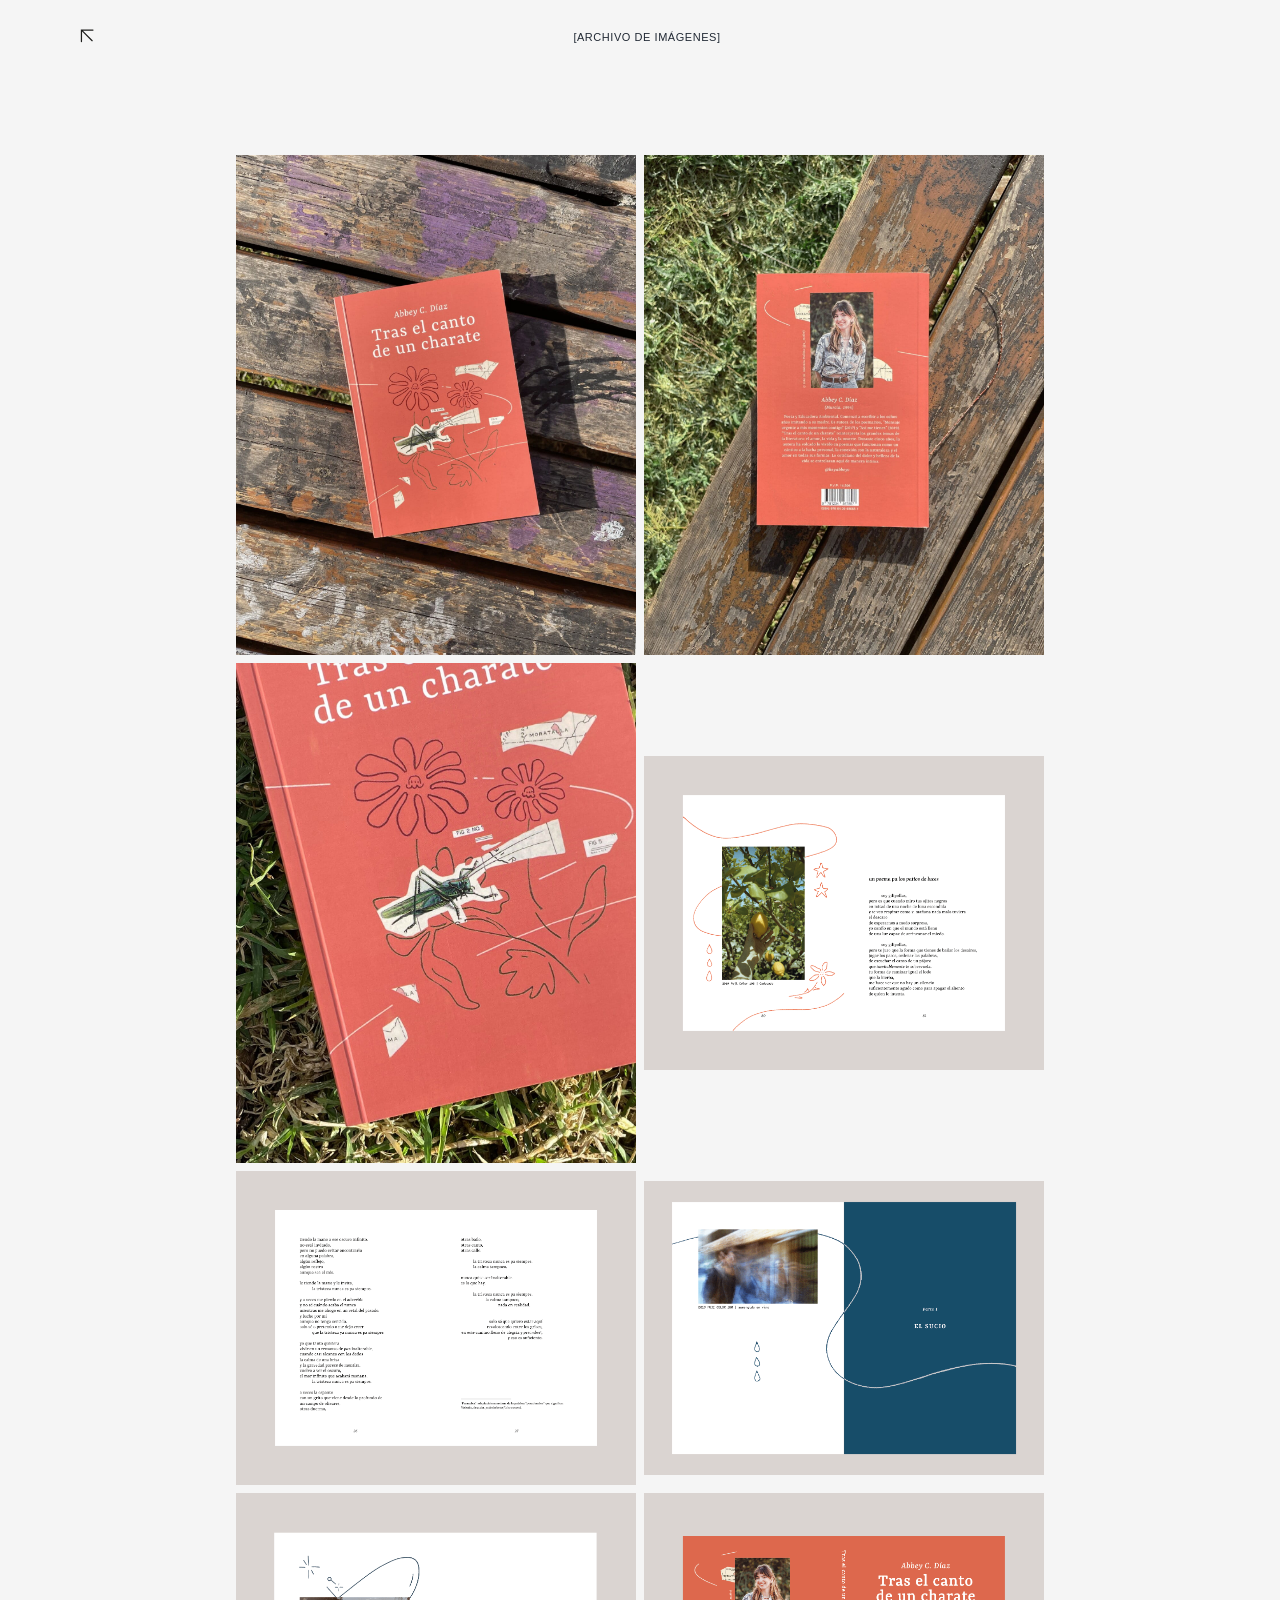
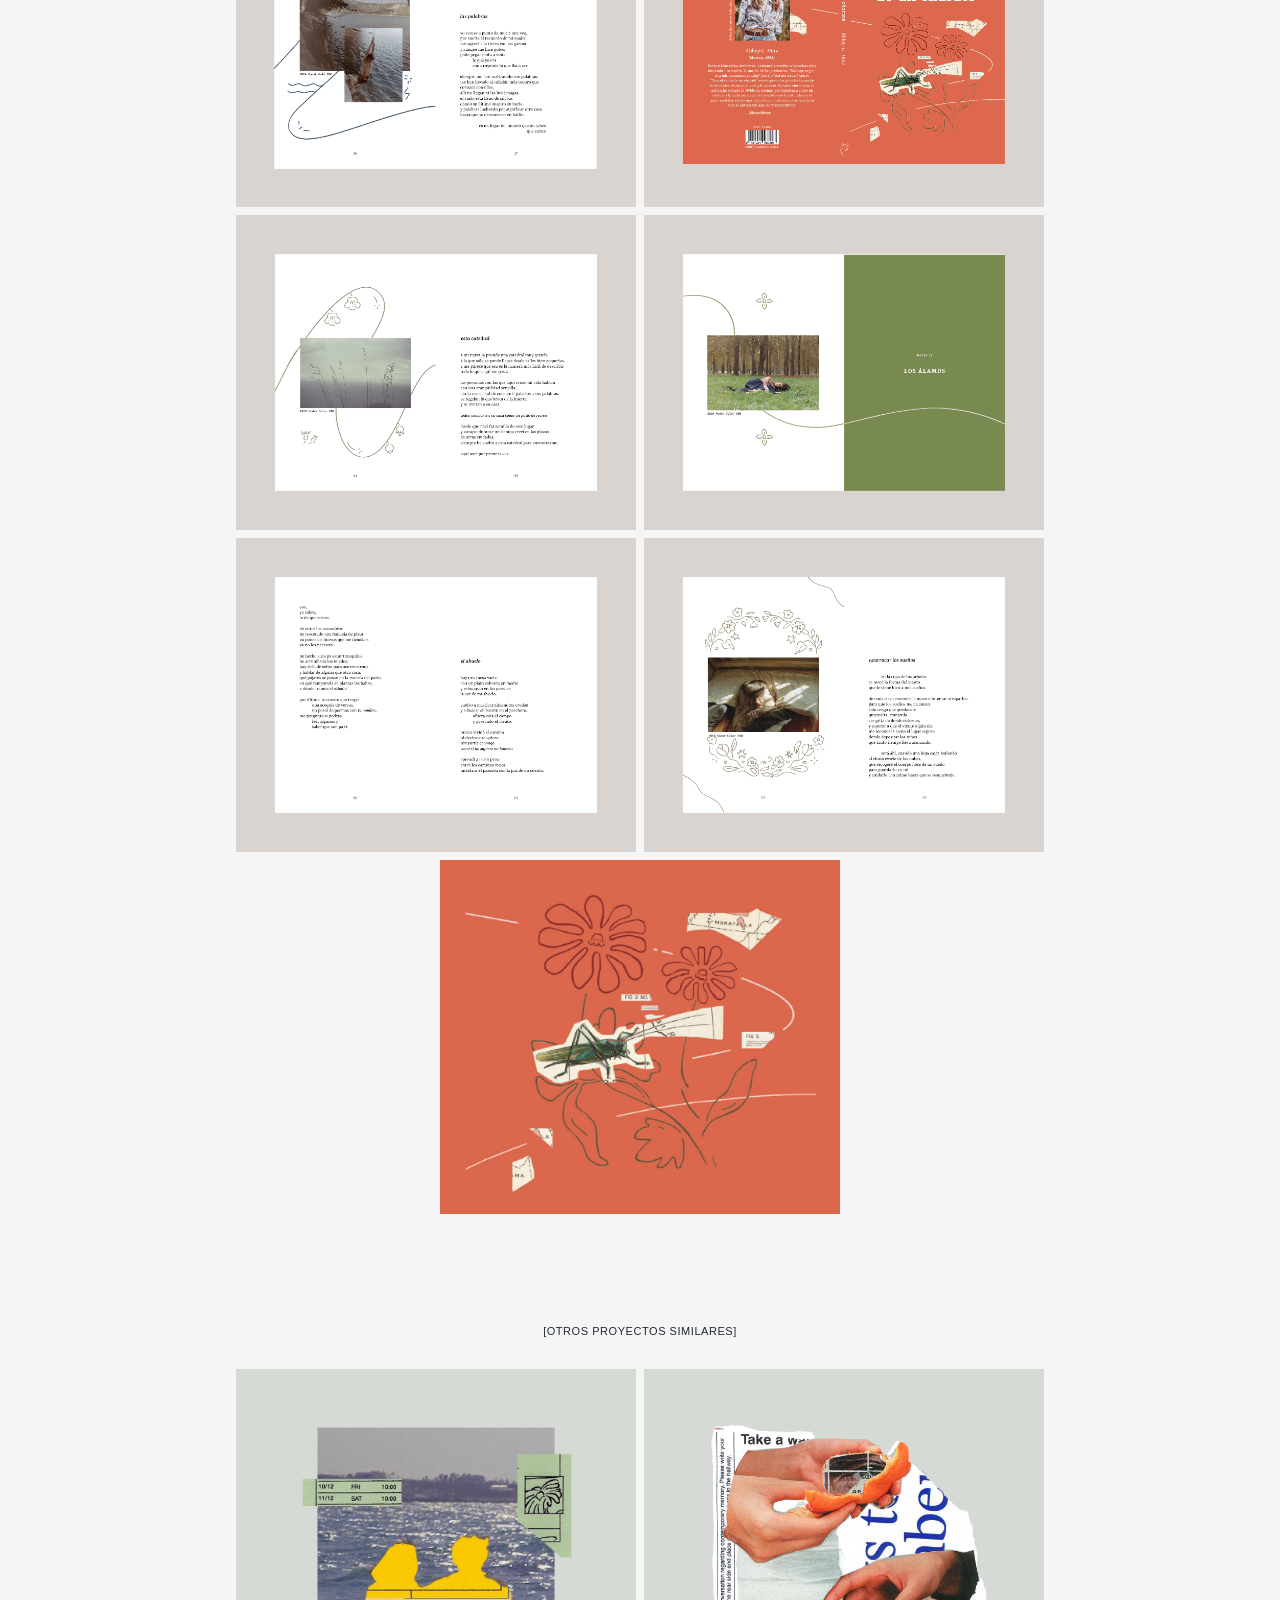
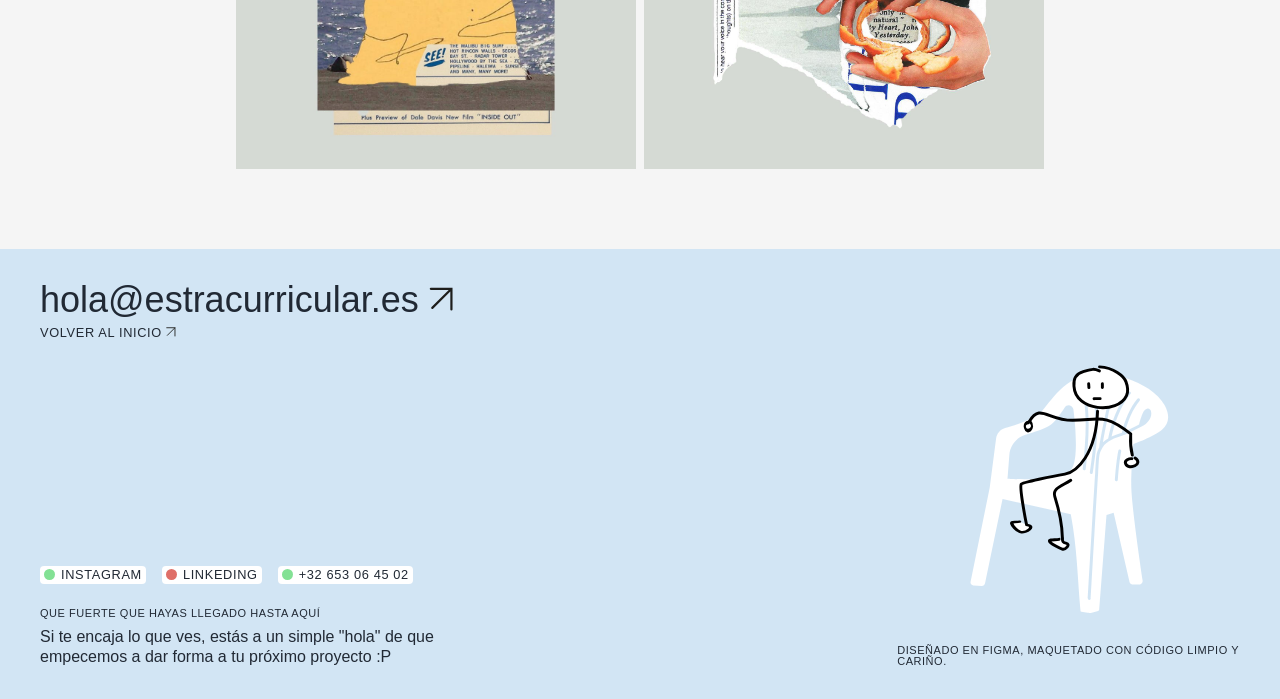
<file: abbey.html>
<!DOCTYPE html>
<html lang="es">
<head>
  <meta charset="UTF-8">
  <meta name="viewport" content="width=device-width, initial-scale=1.0">
  <title>Archivo: Poemario: Tras el canto de un charete</title>
  <link rel="stylesheet" href="./css/main.css">
</head>
<body>

<section id="abbeyArchivo" class="project-section">
<div class="flex-group space center row">
  <a href="index.html#project-05">
      <svg width="14" height="14" viewBox="0 0 17 17" fill="none" style="transform: scaleX(-1);">
      <path d="M2.25414 14.2072L15.1341 1.34655M1.25 1.25H15.25V15.25" stroke="#1E1E1C" stroke-width="1.5" stroke-miterlimit="10" stroke-linecap="round"/>
      </svg>
  </a>
  <h1 class="label-text">[Archivo de Imágenes]</h1>
  <span></span>
</div>
<div class="flex-group row-gap center u-gap-8">
  <img src="./img/abbey/abbey-01.jpg" alt="Imagen 1" class="img-proyecto">
  <img src="./img/abbey/abbey-01a.jpg" alt="Imagen 1" class="img-proyecto">
  <img src="./img/abbey/abbey-01b.jpg" alt="Imagen 1" class="img-proyecto">

  <img src="./img/abbey/abbey-02.png" alt="Imagen 1" class="img-proyecto">
  <img src="./img/abbey/abbey-03.png" alt="Imagen 1" class="img-proyecto">
  <img src="./img/abbey/abbey-04.png" alt="Imagen 1" class="img-proyecto">

  <img src="./img/abbey/abbey-05.png" alt="Imagen 1" class="img-proyecto">
  <img src="./img/abbey/abbey-08.png" alt="Imagen 1" class="img-proyecto">
  <img src="./img/abbey/abbey-07.png" alt="Imagen 1" class="img-proyecto">

  <img src="./img/abbey/abbey-06.png" alt="Imagen 1" class="img-proyecto">
  <img src="./img/abbey/abbey-09.png" alt="Imagen 1" class="img-proyecto">
  <img src="./img/abbey/abbey-10.png" alt="Imagen 1" class="img-proyecto">

    <img src="./img/abbey/abbey0.jpg" alt="Imagen 1" class="img-proyecto">
</div>

<h1 class="label-text">[Otros proyectos similares]</h1>

<div class="flex-group row-gap center u-gap-8">
  <img src="./img/abbey/abbey-21.jpg" alt="Imagen 1" class="img-proyecto">
  <img src="./img/abbey/abbey-22.jpg" alt="Imagen 1" class="img-proyecto">
  
</div>

</section>

<footer class="project-footer">

  <div class="flex-group space m-gap-32">
    <div class="flex-group u-gap-8 m-gap-16">
    <a class="email" href="mailto:hola@estracurricular.es">hola@estracurricular.es
      <svg width="25" height="25" viewBox="0 0 17 17" fill="none">
        <path d="M2.25414 14.2072L15.1341 1.34655M1.25 1.25H15.25V15.25" stroke="#1E1E1C" stroke-width="1.5" stroke-miterlimit="10" stroke-linecap="round"/>
      </svg>
    </a>
    <a class="text-xs" href="index.html">VOLVER AL INICIO
    <svg width="10" height="10" viewBox="0 0 17 17" fill="none">
        <path d="M2.25414 14.2072L15.1341 1.34655M1.25 1.25H15.25V15.25" stroke="#1E1E1C" stroke-width="1.5" stroke-miterlimit="10" stroke-linecap="round"/>
      </svg>
    </a>
    </div>

    <div class="flex-group column u-gap-8">
     <div class="flex-group row-gap u-gap-16 u-mg-4 m-gap-8">
        <a href="https://www.instagram.com/estracurricular/" class="tag white u-bulletVerde" target="_blank" rel="noopener">instagram</a>
        <a href="https://www.instagram.com/estracurricular/" class="tag white u-bulletRojo" target="_blank" rel="noopener">linkeding</a>
        <span class="tag white u-bulletVerde">+32 653 06 45 02</span>
      </div>
    <span class="label-text u-mg-16">que fuerte que hayas llegado hasta aquí</span>
    <p class="body" style="max-width: 430px">Si te encaja lo que ves, estás a un simple "hola" de que empecemos a dar forma a tu próximo proyecto :P</mark></p>
    </div>

  </div>  

  <div class="flex-group u-gap-32 m-mg-40" style="justify-content:end;align-items:center">
    <img src="./img/yo-pequeña.svg" width="200" alt="soy yo">
    <p class="label-text" style="white-space:wrap">Diseñado en Figma, maquetado con código limpio y cariño.</p>
  </div>

</footer>

</body>
</html>
</file>
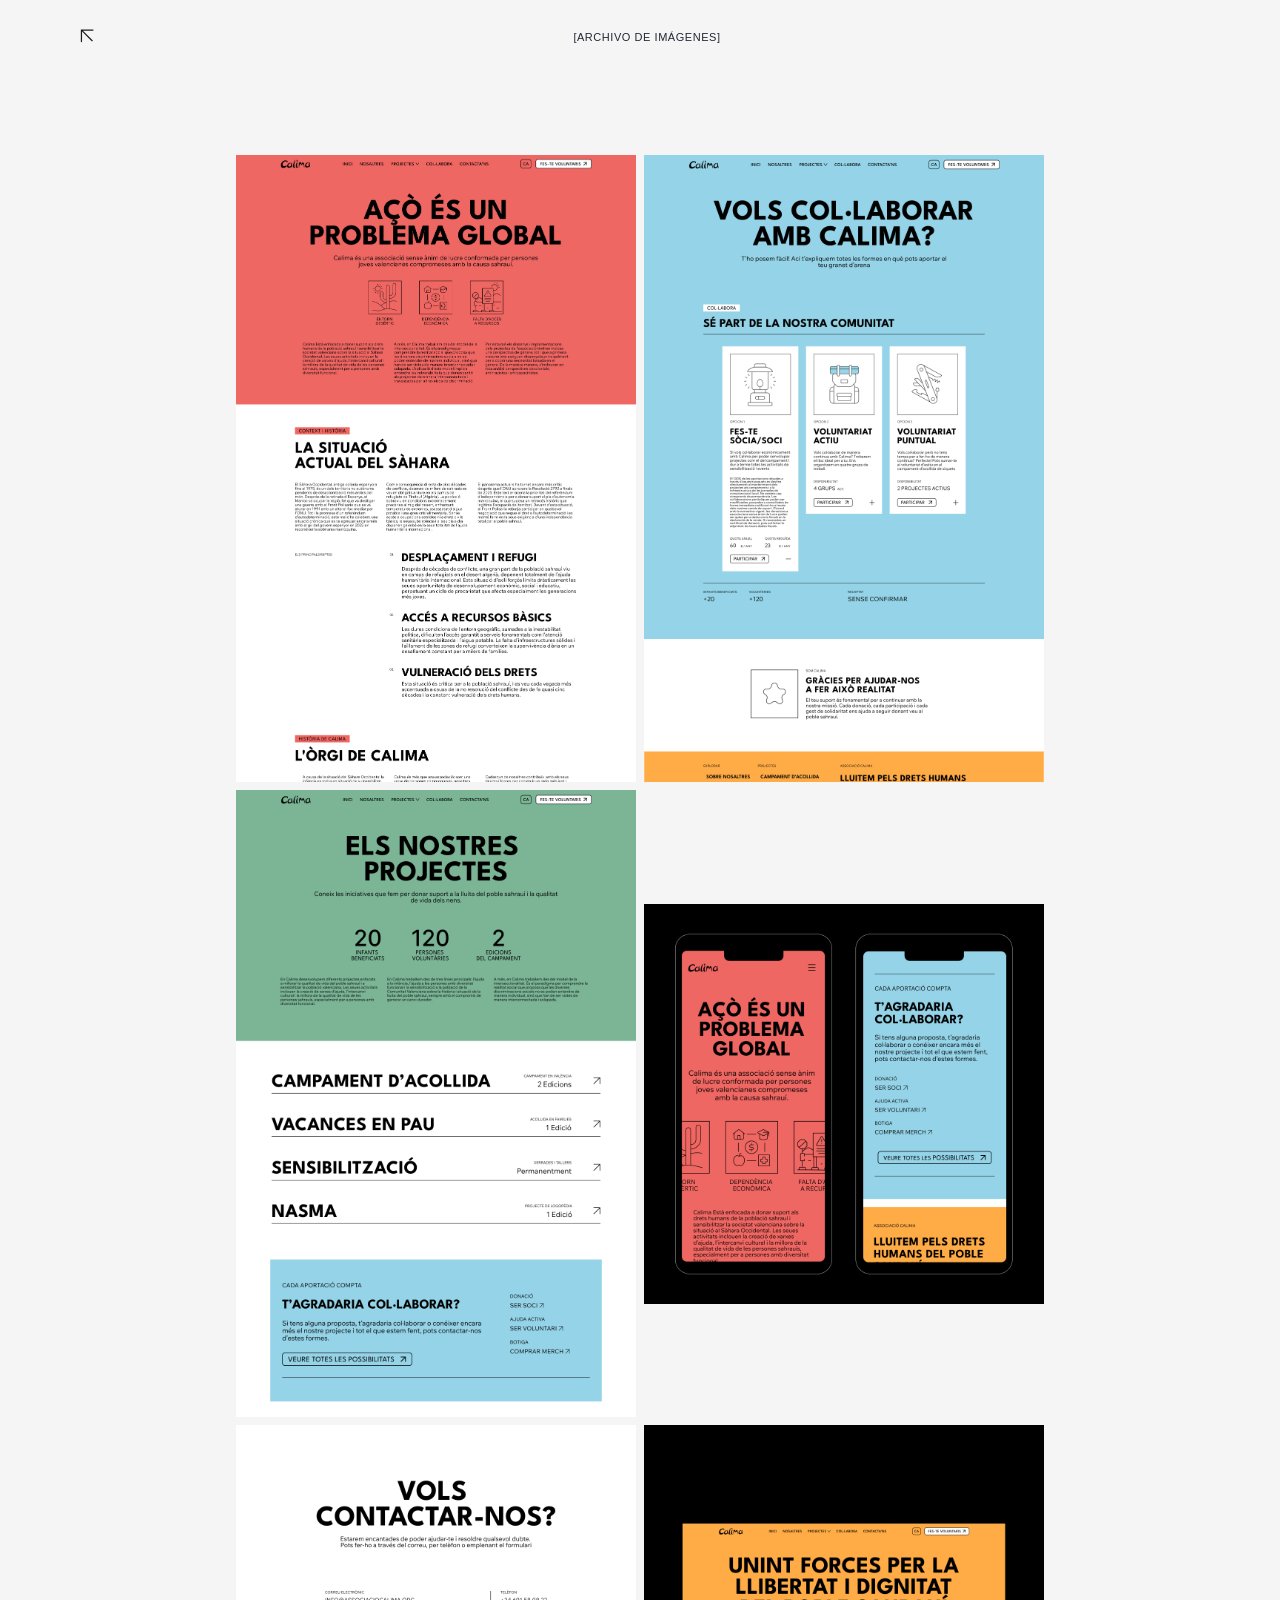
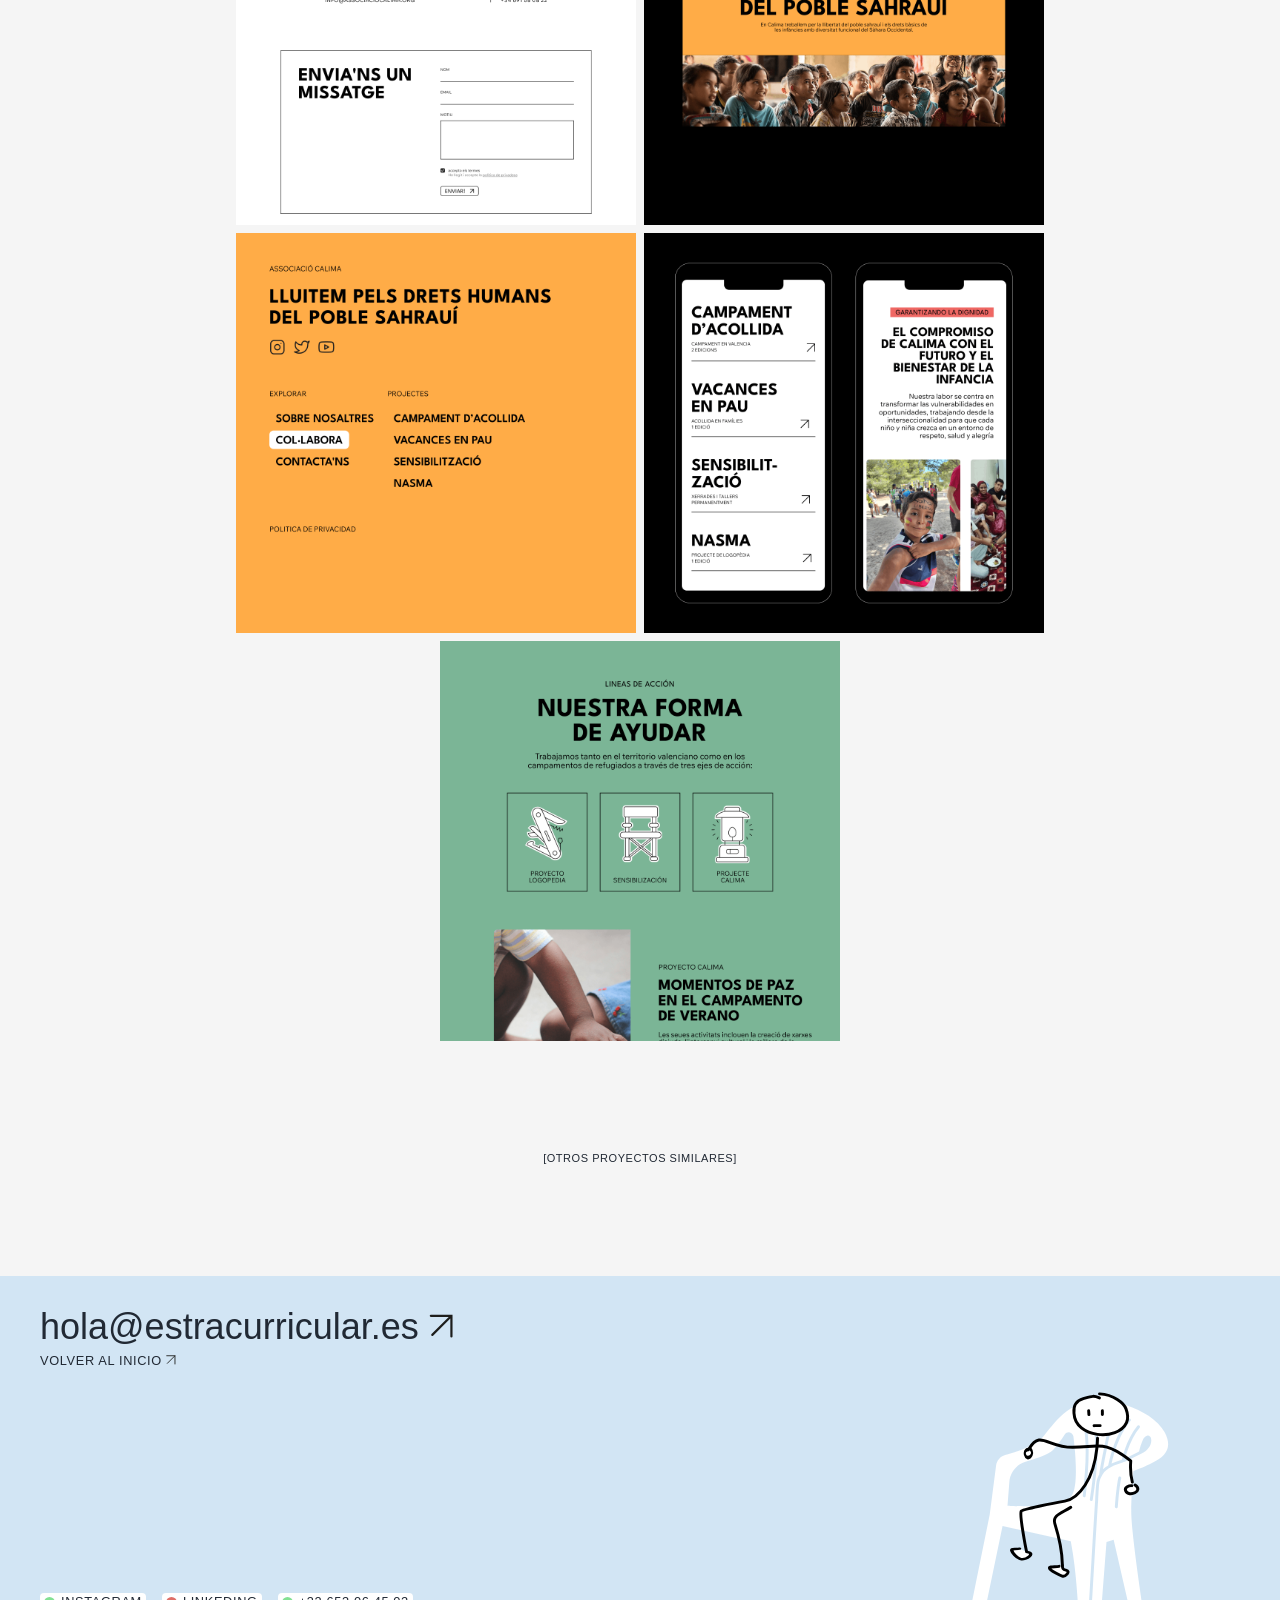
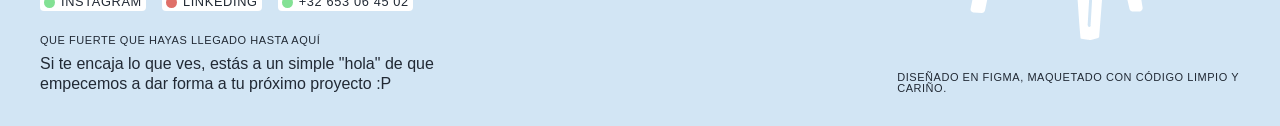
<file: calima.html>
<!DOCTYPE html>
<html lang="es">
<head>
  <meta charset="UTF-8">
  <meta name="viewport" content="width=device-width, initial-scale=1.0">
  <title>Archivo: Calima</title>
  <link rel="stylesheet" href="./css/main.css">
</head>
<body>

<section id="calimaArchivo" class="project-section">
<div class="flex-group space center row">
  <a href="index.html#project-02">
      <svg width="14" height="14" viewBox="0 0 17 17" fill="none" style="transform: scaleX(-1);">
      <path d="M2.25414 14.2072L15.1341 1.34655M1.25 1.25H15.25V15.25" stroke="#1E1E1C" stroke-width="1.5" stroke-miterlimit="10" stroke-linecap="round"/>
      </svg>
  </a>
  <h1 class="label-text">[Archivo de Imágenes]</h1>
  <span></span>
</div>
<div class="flex-group row-gap center u-gap-8">
  
  <img src="./img/calima/calima-04.png" alt="Imagen 1" class="img-proyecto">
  <img src="./img/calima/calima-05.png" alt="Imagen 1" class="img-proyecto">
  <img src="./img/calima/calima-06.png" alt="Imagen 1" class="img-proyecto">
  <img src="./img/calima/calima-07.png" alt="Imagen 1" class="img-proyecto">
  <img src="./img/calima/calima-08.png" alt="Imagen 1" class="img-proyecto">
  <img src="./img/calima/calima-09.png" alt="Imagen 1" class="img-proyecto">

    <img src="./img/calima/calima-10.png" alt="Imagen 1" class="img-proyecto">
    <img src="./img/calima/calima-11.png" alt="Imagen 1" class="img-proyecto">
    <img src="./img/calima/calima-12.png" alt="Imagen 1" class="img-proyecto">
  
</div>

<h1 class="label-text">[Otros proyectos similares]</h1>

<div class="flex-group row-gap center u-gap-8">
  
</div>

</section>

<footer class="project-footer" >

  <div class="flex-group space m-gap-32">
    <div class="flex-group u-gap-8 m-gap-16">
    <a class="email" href="mailto:hola@estracurricular.es">hola@estracurricular.es
      <svg width="25" height="25" viewBox="0 0 17 17" fill="none">
        <path d="M2.25414 14.2072L15.1341 1.34655M1.25 1.25H15.25V15.25" stroke="#1E1E1C" stroke-width="1.5" stroke-miterlimit="10" stroke-linecap="round"/>
      </svg>
    </a>
    <a class="text-xs" href="index.html">VOLVER AL INICIO
    <svg width="10" height="10" viewBox="0 0 17 17" fill="none">
        <path d="M2.25414 14.2072L15.1341 1.34655M1.25 1.25H15.25V15.25" stroke="#1E1E1C" stroke-width="1.5" stroke-miterlimit="10" stroke-linecap="round"/>
      </svg>
    </a>
    </div>

    <div class="flex-group column u-gap-8">
     <div class="flex-group row-gap u-gap-16 u-mg-4 m-gap-8">
        <a href="https://www.instagram.com/estracurricular/" class="tag white u-bulletVerde" target="_blank" rel="noopener">instagram</a>
        <a href="https://www.instagram.com/estracurricular/" class="tag white u-bulletRojo" target="_blank" rel="noopener">linkeding</a>
        <span class="tag white u-bulletVerde">+32 653 06 45 02</span>
      </div>
    <span class="label-text u-mg-16">que fuerte que hayas llegado hasta aquí</span>
    <p class="body" style="max-width: 430px">Si te encaja lo que ves, estás a un simple "hola" de que empecemos a dar forma a tu próximo proyecto :P</mark></p>
    </div>

  </div>  

  <div class="flex-group u-gap-32 m-mg-40" style="justify-content:end;align-items:center">
    <img src="/img/yo-pequeña.svg" width="200" alt="soy yo">
    <p class="label-text" style="white-space:wrap">Diseñado en Figma, maquetado con código limpio y cariño.</p>
  </div>

</footer>

</body>
</html>
</file>
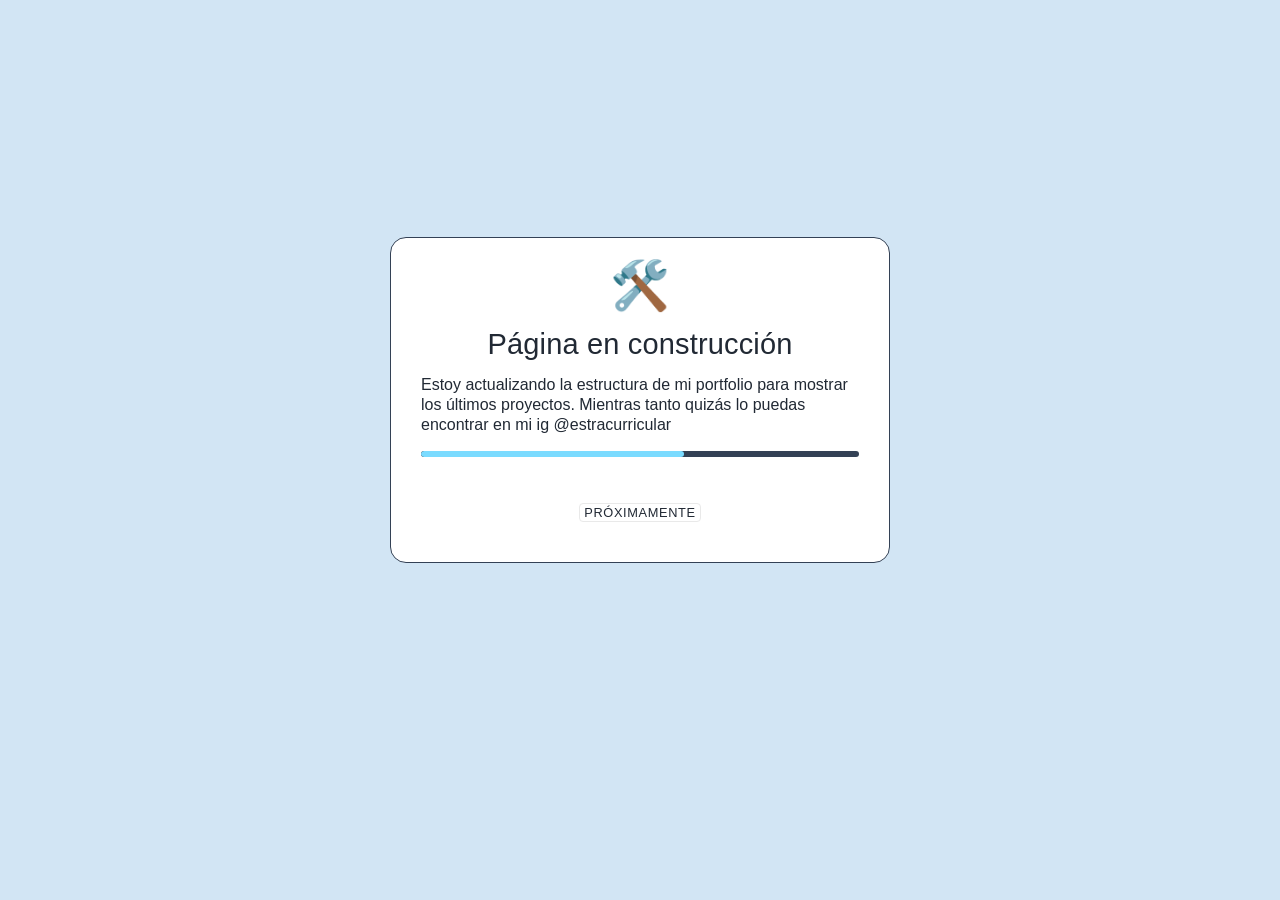
<file: construccion.html>
<!DOCTYPE html>
<html lang="es">
<head>
  <meta charset="UTF-8">
  <meta name="viewport" content="width=device-width, initial-scale=1.0">
  <title>Página en Construcción</title>
  <link rel="stylesheet" href="./css/main.css">
</head>
<body>

  <main id="costruccion">
    <div class="contenido flex-group center u-gap-16">
      <div class="icono">🛠️</div> 
      <h1 class="t3">Página en construcción</h1>
      <p>Estoy actualizando la estructura de mi portfolio para mostrar los últimos proyectos. Mientras tanto quizás lo puedas encontrar en mi ig @estracurricular</p>
      
      <div class="linea-progreso">
        <div class="progreso"></div>
      </div>
      
      <span class="tag gris">Próximamente</span>
    </div>
  </main>

</body>
</html>
</file>
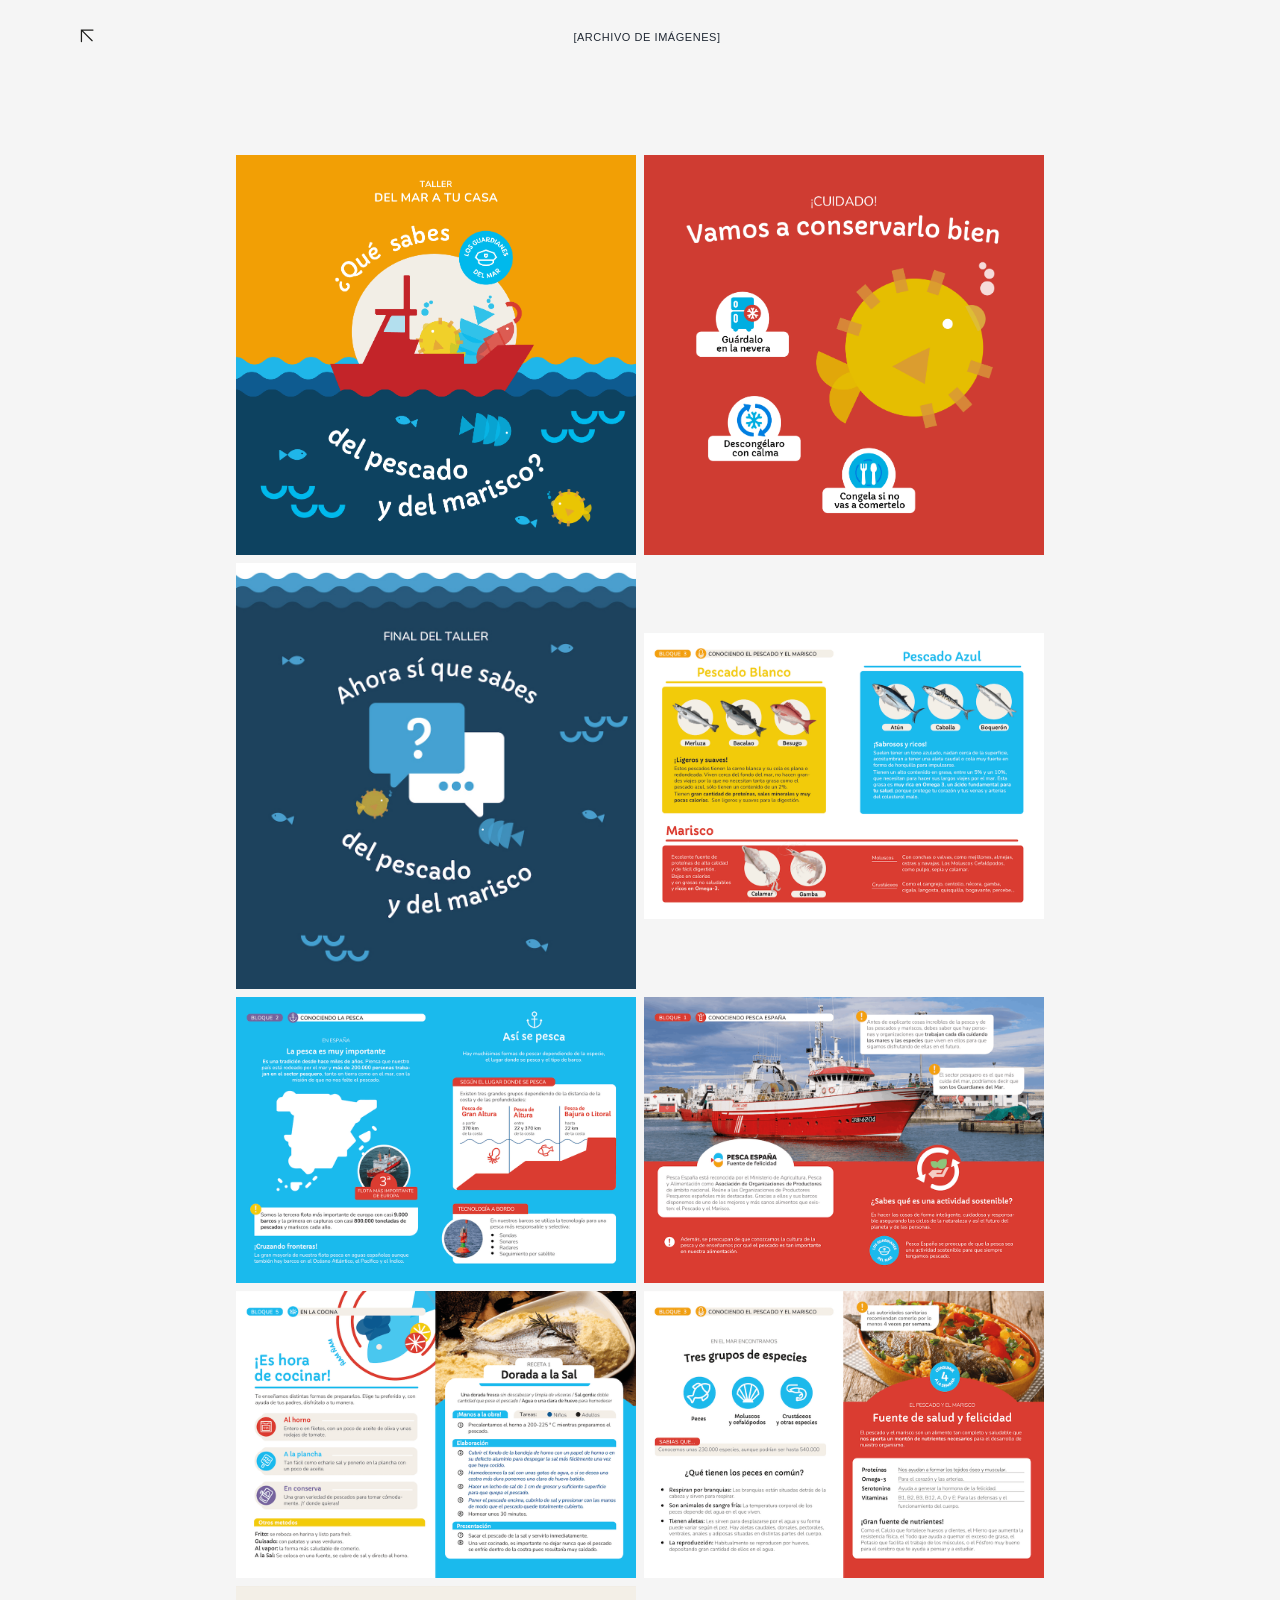
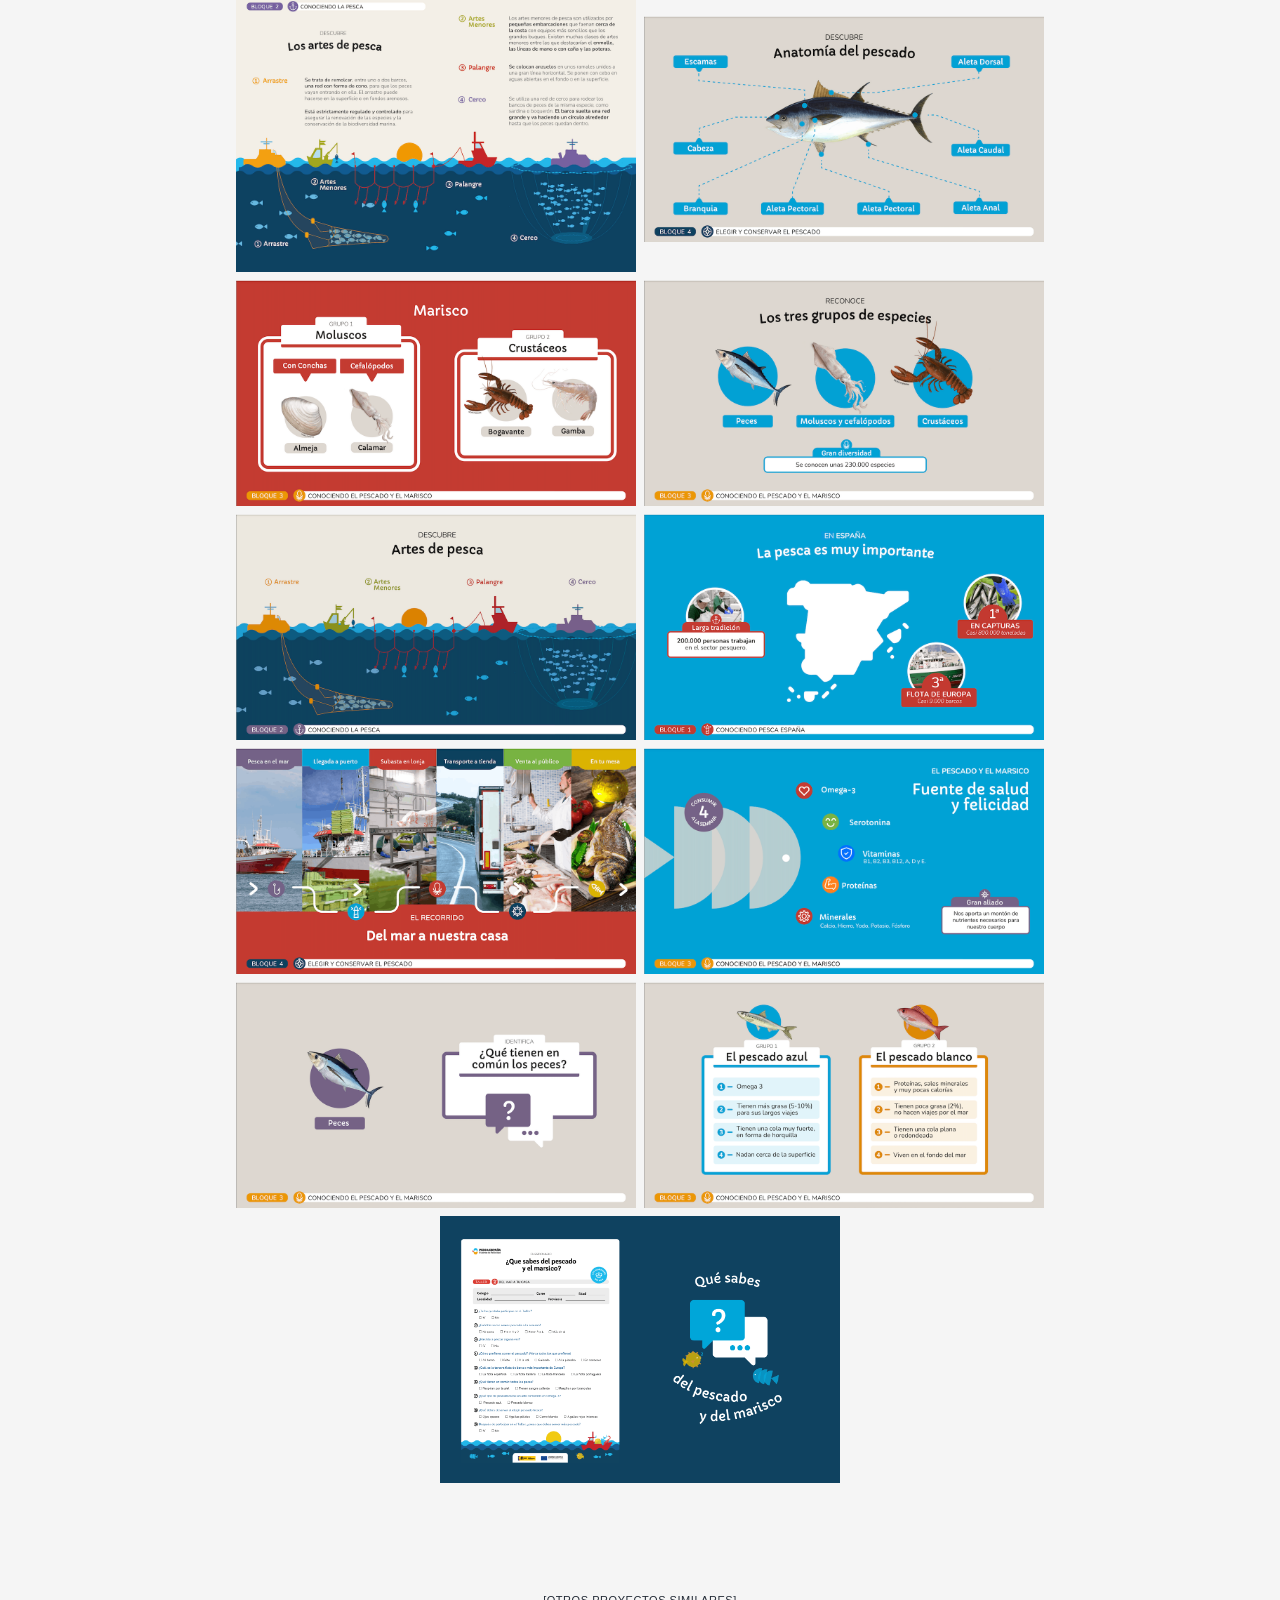
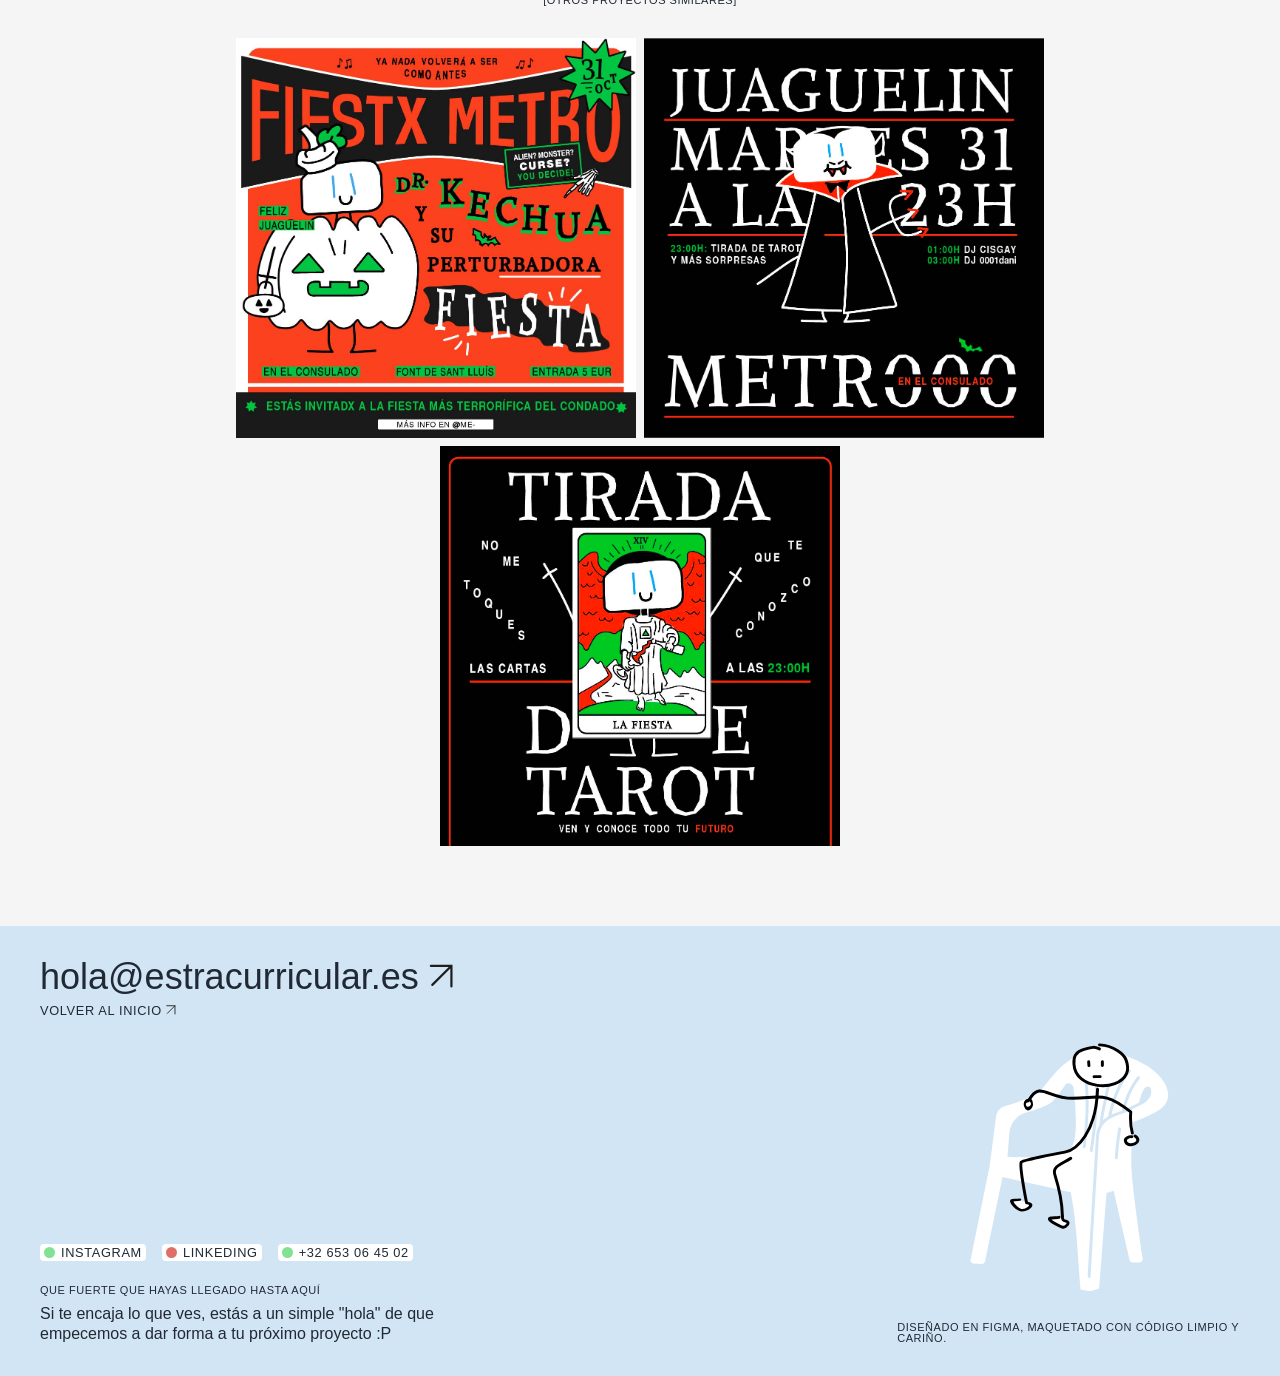
<file: pesca.html>
<!DOCTYPE html>
<html lang="es">
<head>
  <meta charset="UTF-8">
  <meta name="viewport" content="width=device-width, initial-scale=1.0">
  <title>Archivo: Taller: Del mar a tu casa</title>
  <link rel="stylesheet" href="./css/main.css">
</head>
<body>

<section id="pescaArchivo" class="project-section">
<div class="flex-group space center row">
  <a href="index.html#project-04">
      <svg width="14" height="14" viewBox="0 0 17 17" fill="none" style="transform: scaleX(-1);">
      <path d="M2.25414 14.2072L15.1341 1.34655M1.25 1.25H15.25V15.25" stroke="#1E1E1C" stroke-width="1.5" stroke-miterlimit="10" stroke-linecap="round"/>
      </svg>
  </a>
  <h1 class="label-text">[Archivo de Imágenes]</h1>
  <span></span>
</div>
<div class="flex-group row-gap center u-gap-8">
  <img src="./img/pesca/pesca-0a.png" alt="Imagen 1" class="img-proyecto">
  <img src="./img/pesca/pesca-0c.png" alt="Imagen 1" class="img-proyecto">
  <img src="./img/pesca/pesca-0s.png" alt="Imagen 1" class="img-proyecto">

  <img src="./img/pesca/pesca-04.png" alt="Imagen 1" class="img-proyecto">
  <img src="./img/pesca/pesca-05.png" alt="Imagen 1" class="img-proyecto">
  <img src="./img/pesca/pesca-06.png" alt="Imagen 1" class="img-proyecto">
  <img src="./img/pesca/pesca-07.png" alt="Imagen 1" class="img-proyecto">
  <img src="./img/pesca/pesca-08.png" alt="Imagen 1" class="img-proyecto">
  <img src="./img/pesca/pesca-09.png" alt="Imagen 1" class="img-proyecto">

  <img src="./img/pesca/pesca-10.png" alt="Imagen 1" class="img-proyecto">
  <img src="./img/pesca/pesca-11.png" alt="Imagen 1" class="img-proyecto">
  <img src="./img/pesca/pesca-12.png" alt="Imagen 1" class="img-proyecto">
  <img src="./img/pesca/pesca-13.png" alt="Imagen 1" class="img-proyecto">
  <img src="./img/pesca/pesca-14.png" alt="Imagen 1" class="img-proyecto">
  <img src="./img/pesca/pesca-15.png" alt="Imagen 1" class="img-proyecto">
  <img src="./img/pesca/pesca-16.png" alt="Imagen 1" class="img-proyecto">
  <img src="./img/pesca/pesca-17.png" alt="Imagen 1" class="img-proyecto">
  <img src="./img/pesca/pesca-18.png" alt="Imagen 1" class="img-proyecto">

  <img src="./img/pesca/pesca-21.png" alt="Imagen 1" class="img-proyecto">
  
</div>

<h1 class="label-text">[Otros proyectos similares]</h1>

<div class="flex-group row-gap center u-gap-8">
  <img src="./img/pesca/metro-01.jpg" alt="Imagen 1" class="img-proyecto">
  <img src="./img/pesca/metro-02.jpg" alt="Imagen 1" class="img-proyecto">
  <img src="./img/pesca/metro-03.jpg" alt="Imagen 1" class="img-proyecto">
  
</div>

</section>

<footer class="project-footer">

  <div class="flex-group space m-gap-32">
    <div class="flex-group u-gap-8 m-gap-16">
    <a class="email" href="mailto:hola@estracurricular.es">hola@estracurricular.es
      <svg width="25" height="25" viewBox="0 0 17 17" fill="none">
        <path d="M2.25414 14.2072L15.1341 1.34655M1.25 1.25H15.25V15.25" stroke="#1E1E1C" stroke-width="1.5" stroke-miterlimit="10" stroke-linecap="round"/>
      </svg>
    </a>
    <a class="text-xs" href="index.html">VOLVER AL INICIO
    <svg width="10" height="10" viewBox="0 0 17 17" fill="none">
        <path d="M2.25414 14.2072L15.1341 1.34655M1.25 1.25H15.25V15.25" stroke="#1E1E1C" stroke-width="1.5" stroke-miterlimit="10" stroke-linecap="round"/>
      </svg>
    </a>
    </div>

    <div class="flex-group column u-gap-8">
     <div class="flex-group row-gap u-gap-16 u-mg-4 m-gap-8">
        <a href="https://www.instagram.com/estracurricular/" class="tag white u-bulletVerde" target="_blank" rel="noopener">instagram</a>
        <a href="https://www.instagram.com/estracurricular/" class="tag white u-bulletRojo" target="_blank" rel="noopener">linkeding</a>
        <span class="tag white u-bulletVerde">+32 653 06 45 02</span>
      </div>
    <span class="label-text u-mg-16">que fuerte que hayas llegado hasta aquí</span>
    <p class="body" style="max-width: 430px">Si te encaja lo que ves, estás a un simple "hola" de que empecemos a dar forma a tu próximo proyecto :P</mark></p>
    </div>

  </div>  

  <div class="flex-group u-gap-32 m-mg-40" style="justify-content:end;align-items:center">
    <img src="./img/yo-pequeña.svg" width="200" alt="soy yo">
    <p class="label-text" style="white-space:wrap">Diseñado en Figma, maquetado con código limpio y cariño.</p>
  </div>

</footer>

</body>
</html>
</file>
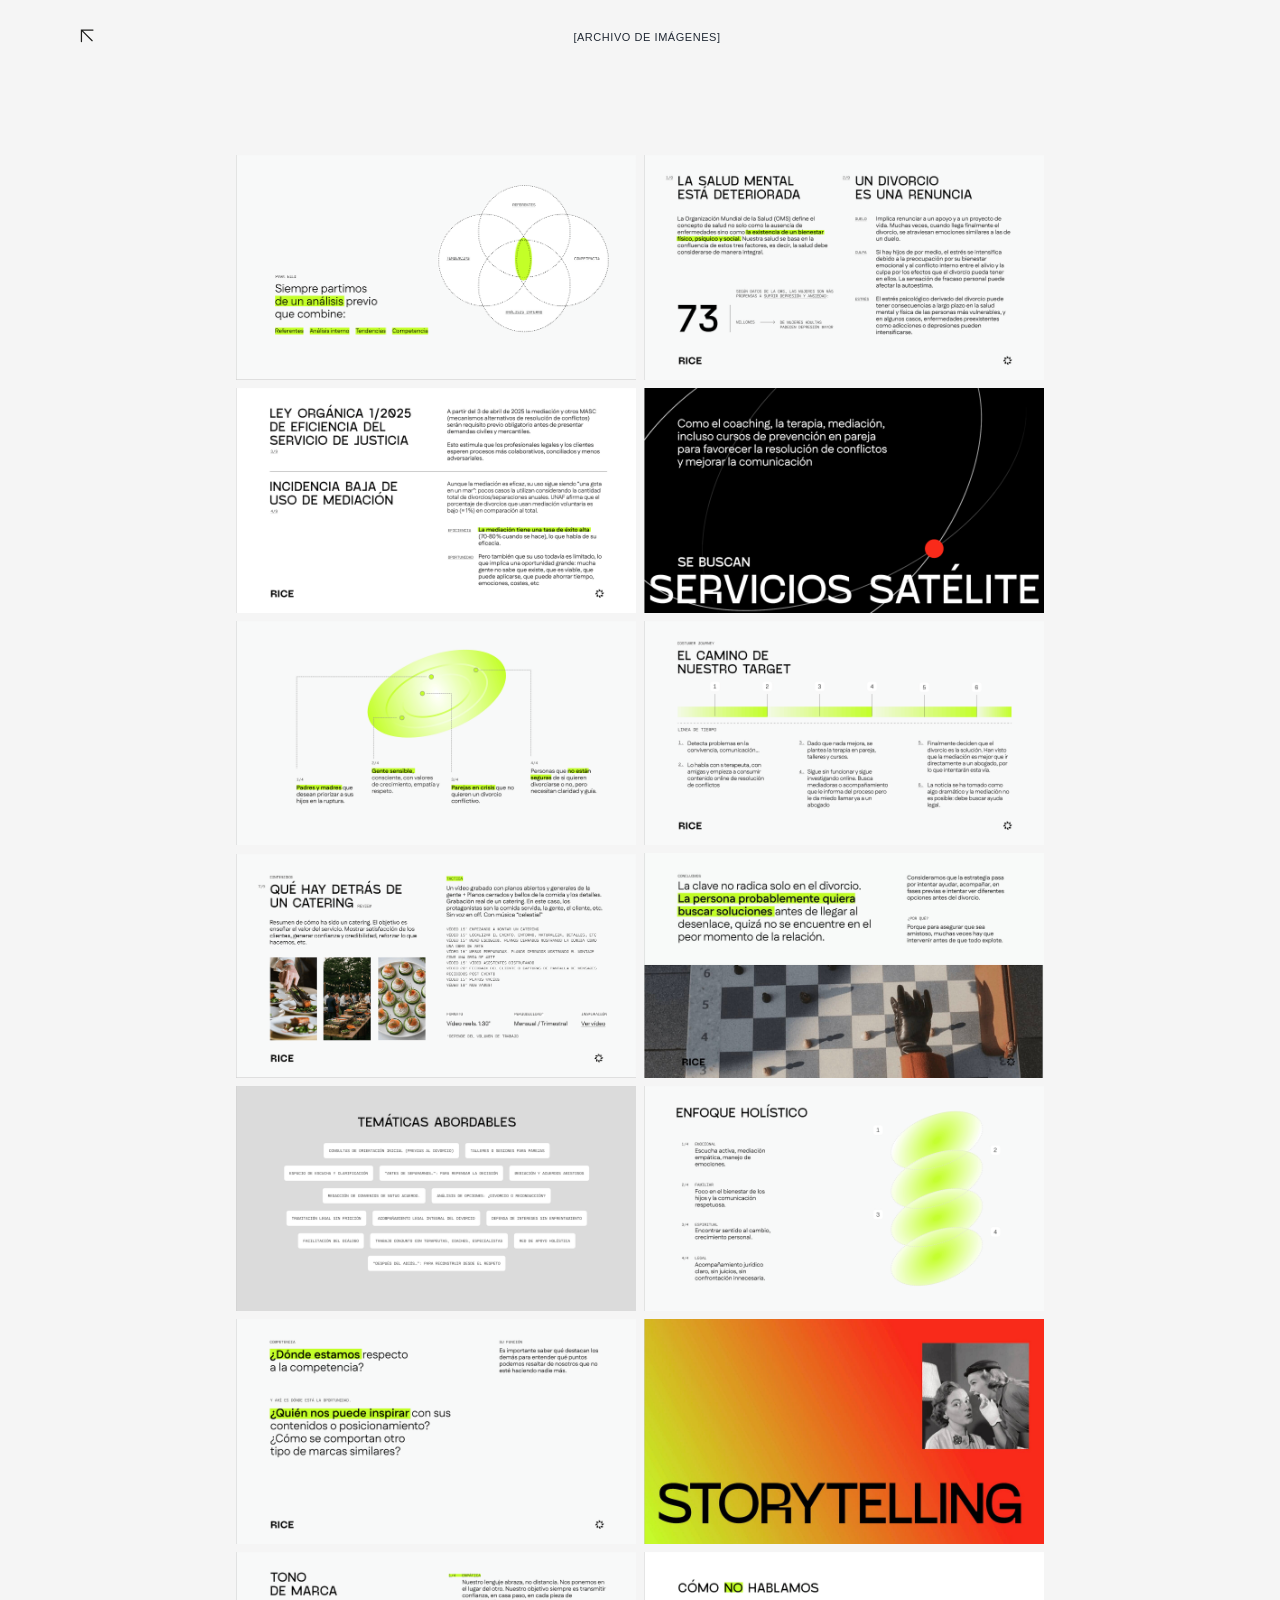
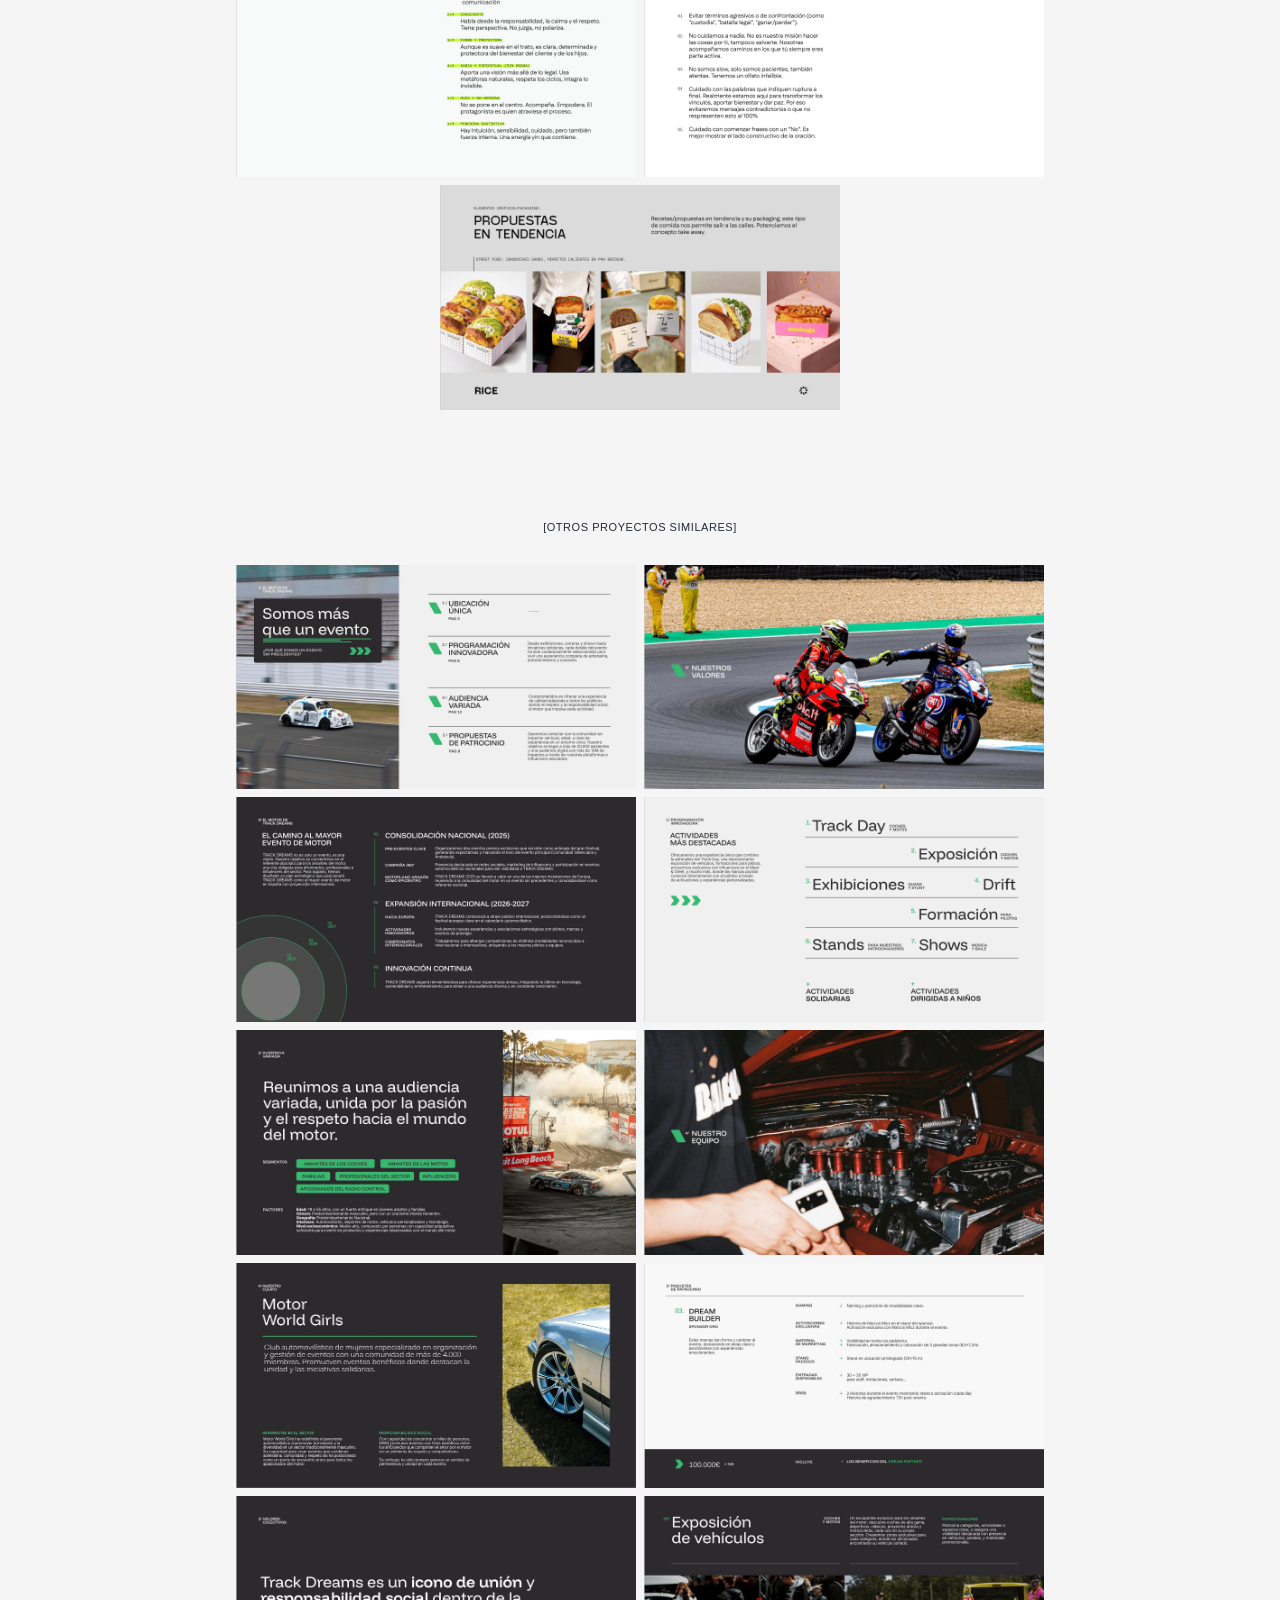
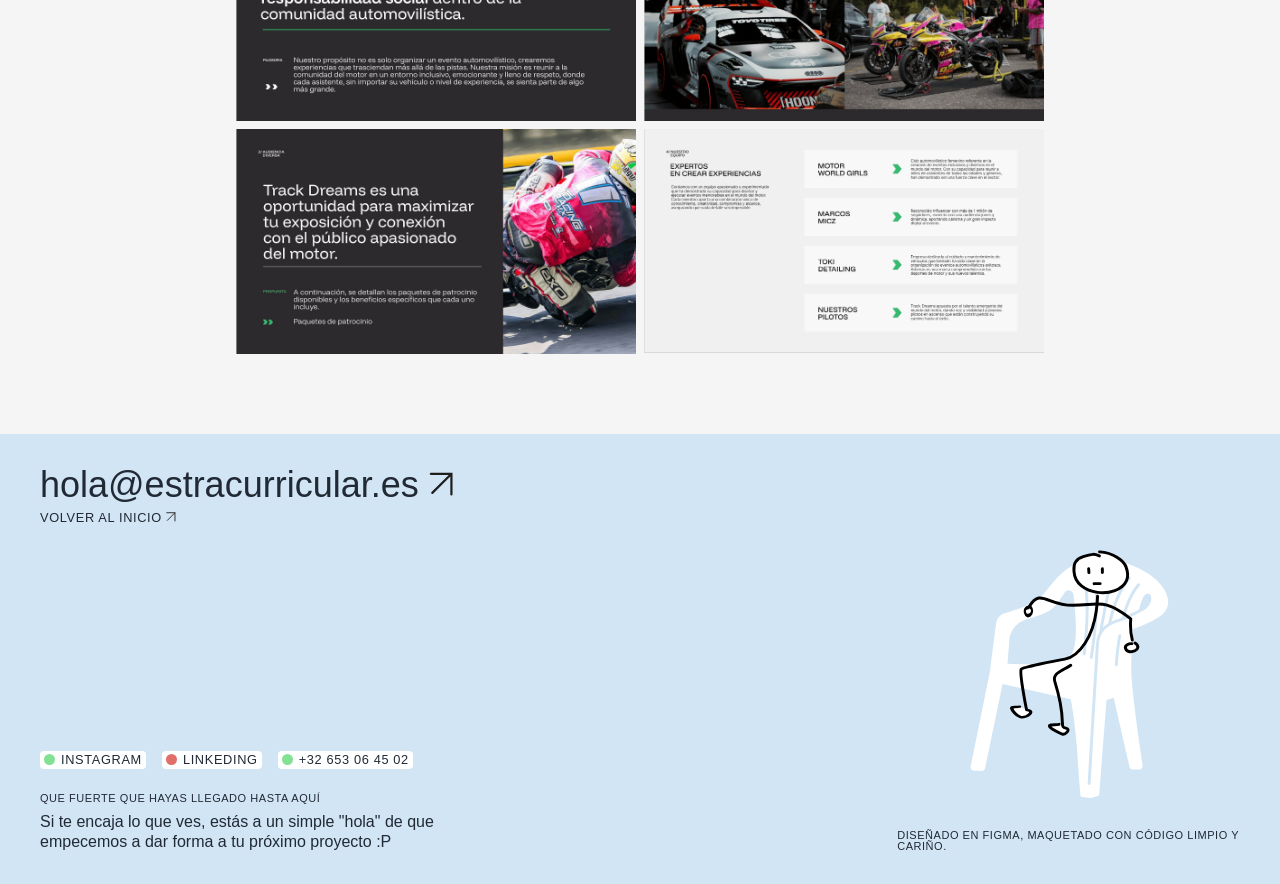
<file: rice.html>
<!DOCTYPE html>
<html lang="es">
<head>
  <meta charset="UTF-8">
  <meta name="viewport" content="width=device-width, initial-scale=1.0">
  <title>Archivo: Slider de Rice</title>
  <link rel="stylesheet" href="./css/main.css">
</head>
<body>

<section id="riceArchivo" class="project-section">
<div class="flex-group space center row">
  <a href="index.html#project-01">
      <svg width="14" height="14" viewBox="0 0 17 17" fill="none" style="transform: scaleX(-1);">
      <path d="M2.25414 14.2072L15.1341 1.34655M1.25 1.25H15.25V15.25" stroke="#1E1E1C" stroke-width="1.5" stroke-miterlimit="10" stroke-linecap="round"/>
      </svg>
  </a>
  <h1 class="label-text">[Archivo de Imágenes]</h1>
  <span></span>
</div>
<div class="flex-group row-gap center u-gap-8">
  <img src="./img/slides/rice-01.png" alt="Imagen 1" class="img-proyecto">
  <img src="./img/slides/rice-02.png" alt="Imagen 1" class="img-proyecto">
  <img src="./img/slides/rice-03.png" alt="Imagen 1" class="img-proyecto">
  <img src="./img/slides/rice-04.png" alt="Imagen 1" class="img-proyecto">
  <img src="./img/slides/rice-05.png" alt="Imagen 1" class="img-proyecto">
  <img src="./img/slides/rice-06.png" alt="Imagen 1" class="img-proyecto">
  <img src="./img/slides/rice-07.png" alt="Imagen 1" class="img-proyecto">
  <img src="./img/slides/rice-08.jpg" alt="Imagen 1" class="img-proyecto">
  <img src="./img/slides/rice-09.png" alt="Imagen 1" class="img-proyecto">
  <img src="./img/slides/rice-10.png" alt="Imagen 1" class="img-proyecto">
  <img src="./img/slides/rice-11.png" alt="Imagen 1" class="img-proyecto">
  <img src="./img/slides/rice-12.jpg" alt="Imagen 1" class="img-proyecto">
  <img src="./img/slides/rice-13.png" alt="Imagen 1" class="img-proyecto">
  <img src="./img/slides/rice-14.png" alt="Imagen 1" class="img-proyecto">
  <img src="./img/slides/rice-15.jpg" alt="Imagen 1" class="img-proyecto">
</div>

<h1 class="label-text">[Otros proyectos similares]</h1>

<div class="flex-group row-gap center u-gap-8">
  <img src="./img/slides/run-01.jpg" alt="Imagen 1" class="img-proyecto">
  <img src="./img/slides/run-02.jpg" alt="Imagen 1" class="img-proyecto">
  <img src="./img/slides/run-03.png" alt="Imagen 1" class="img-proyecto">
  <img src="./img/slides/run-04.png" alt="Imagen 1" class="img-proyecto">
  <img src="./img/slides/run-05.jpg" alt="Imagen 1" class="img-proyecto">
  <img src="./img/slides/run-06.jpg" alt="Imagen 1" class="img-proyecto">
  <img src="./img/slides/run-07.jpg" alt="Imagen 1" class="img-proyecto">
  <img src="./img/slides/run-08.png" alt="Imagen 1" class="img-proyecto">
  <img src="./img/slides/run-09.png" alt="Imagen 1" class="img-proyecto">
  <img src="./img/slides/run-10.jpg" alt="Imagen 1" class="img-proyecto">
  <img src="./img/slides/run-11.jpg" alt="Imagen 1" class="img-proyecto">
  <img src="./img/slides/run-12.png" alt="Imagen 1" class="img-proyecto">
</div>

</section>

<footer class="project-footer">

  <div class="flex-group space m-gap-32">
    <div class="flex-group u-gap-8 m-gap-16">
    <a class="email" href="mailto:hola@estracurricular.es">hola@estracurricular.es
      <svg width="25" height="25" viewBox="0 0 17 17" fill="none">
        <path d="M2.25414 14.2072L15.1341 1.34655M1.25 1.25H15.25V15.25" stroke="#1E1E1C" stroke-width="1.5" stroke-miterlimit="10" stroke-linecap="round"/>
      </svg>
    </a>
    <a class="text-xs" href="index.html">VOLVER AL INICIO
    <svg width="10" height="10" viewBox="0 0 17 17" fill="none">
        <path d="M2.25414 14.2072L15.1341 1.34655M1.25 1.25H15.25V15.25" stroke="#1E1E1C" stroke-width="1.5" stroke-miterlimit="10" stroke-linecap="round"/>
      </svg>
    </a>
    </div>

    <div class="flex-group column u-gap-8">
     <div class="flex-group row-gap u-gap-16 u-mg-4 m-gap-8">
        <a href="https://www.instagram.com/estracurricular/" class="tag white u-bulletVerde" target="_blank" rel="noopener">instagram</a>
        <a href="https://www.instagram.com/estracurricular/" class="tag white u-bulletRojo" target="_blank" rel="noopener">linkeding</a>
        <span class="tag white u-bulletVerde">+32 653 06 45 02</span>
      </div>
    <span class="label-text u-mg-16">que fuerte que hayas llegado hasta aquí</span>
    <p class="body" style="max-width: 430px">Si te encaja lo que ves, estás a un simple "hola" de que empecemos a dar forma a tu próximo proyecto :P</mark></p>
    </div>

  </div>  

  <div class="flex-group u-gap-32 m-mg-40" style="justify-content:end;align-items:center">
    <img src="./img/yo-pequeña.svg" width="200" alt="soy yo">
    <p class="label-text" style="white-space:wrap">Diseñado en Figma, maquetado con código limpio y cariño.</p>
  </div>

</footer>

</body>
</html>
</file>
<file: css/main.css>
/* 1. VARIABLES Y CONFIGURACIÓN */
@import url("./variables.css");

/* 2. RESET Y NORMALIZACIÓN */
@import url("./reset.css");

/* 3. TIPOGRAFÍA */
@import url("./typography.css");

/* 4. UTILIDADES */
@import url("./utilities.css");

/* 5. COMPONENTES */
@import url("./components.css");

/* 6. LAYOUT */
@import url("./layout.css");

/* 7. SECCIONES */
@import url("./sections/hero.css");
@import url("./sections/info.css");
@import url("./sections/skills.css");
@import url("./sections/experiencia.css");
@import url("./sections/portfolio.css");

@import url("./sections/construccion.css");
</file>
